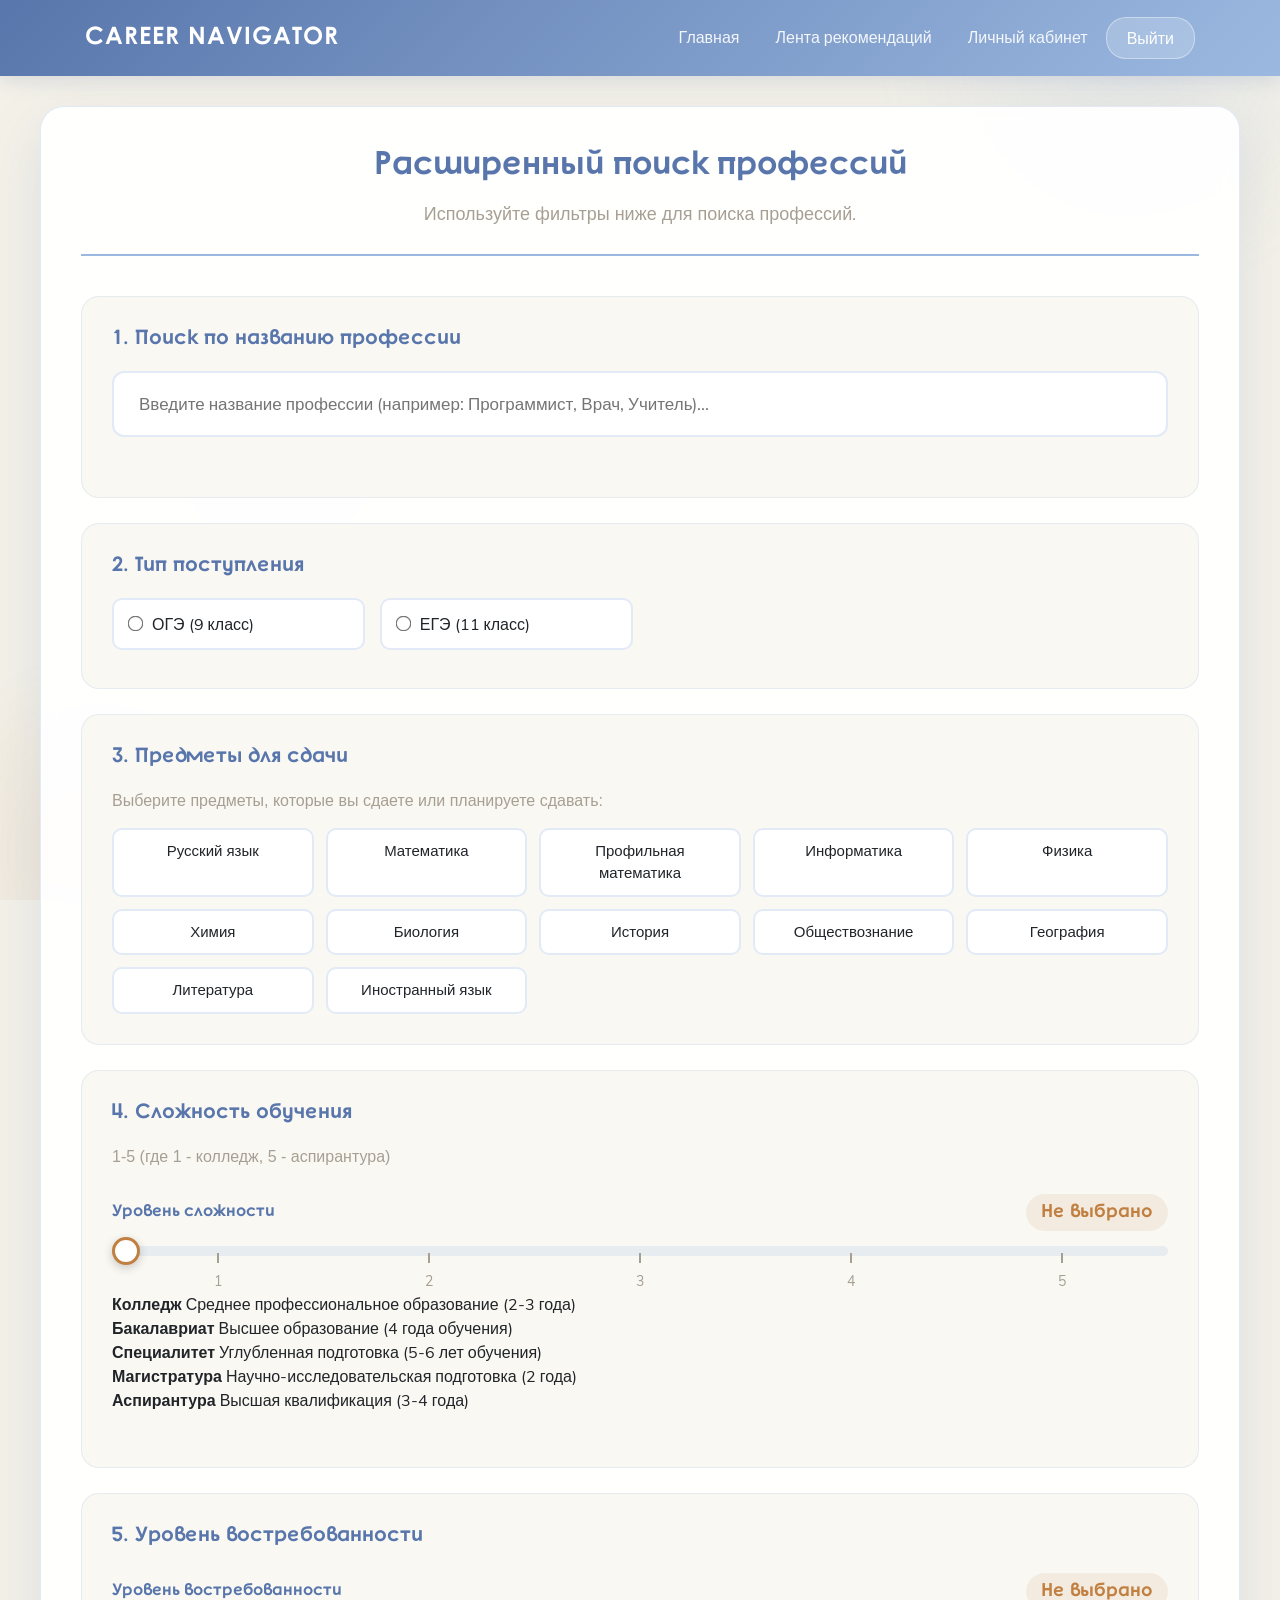
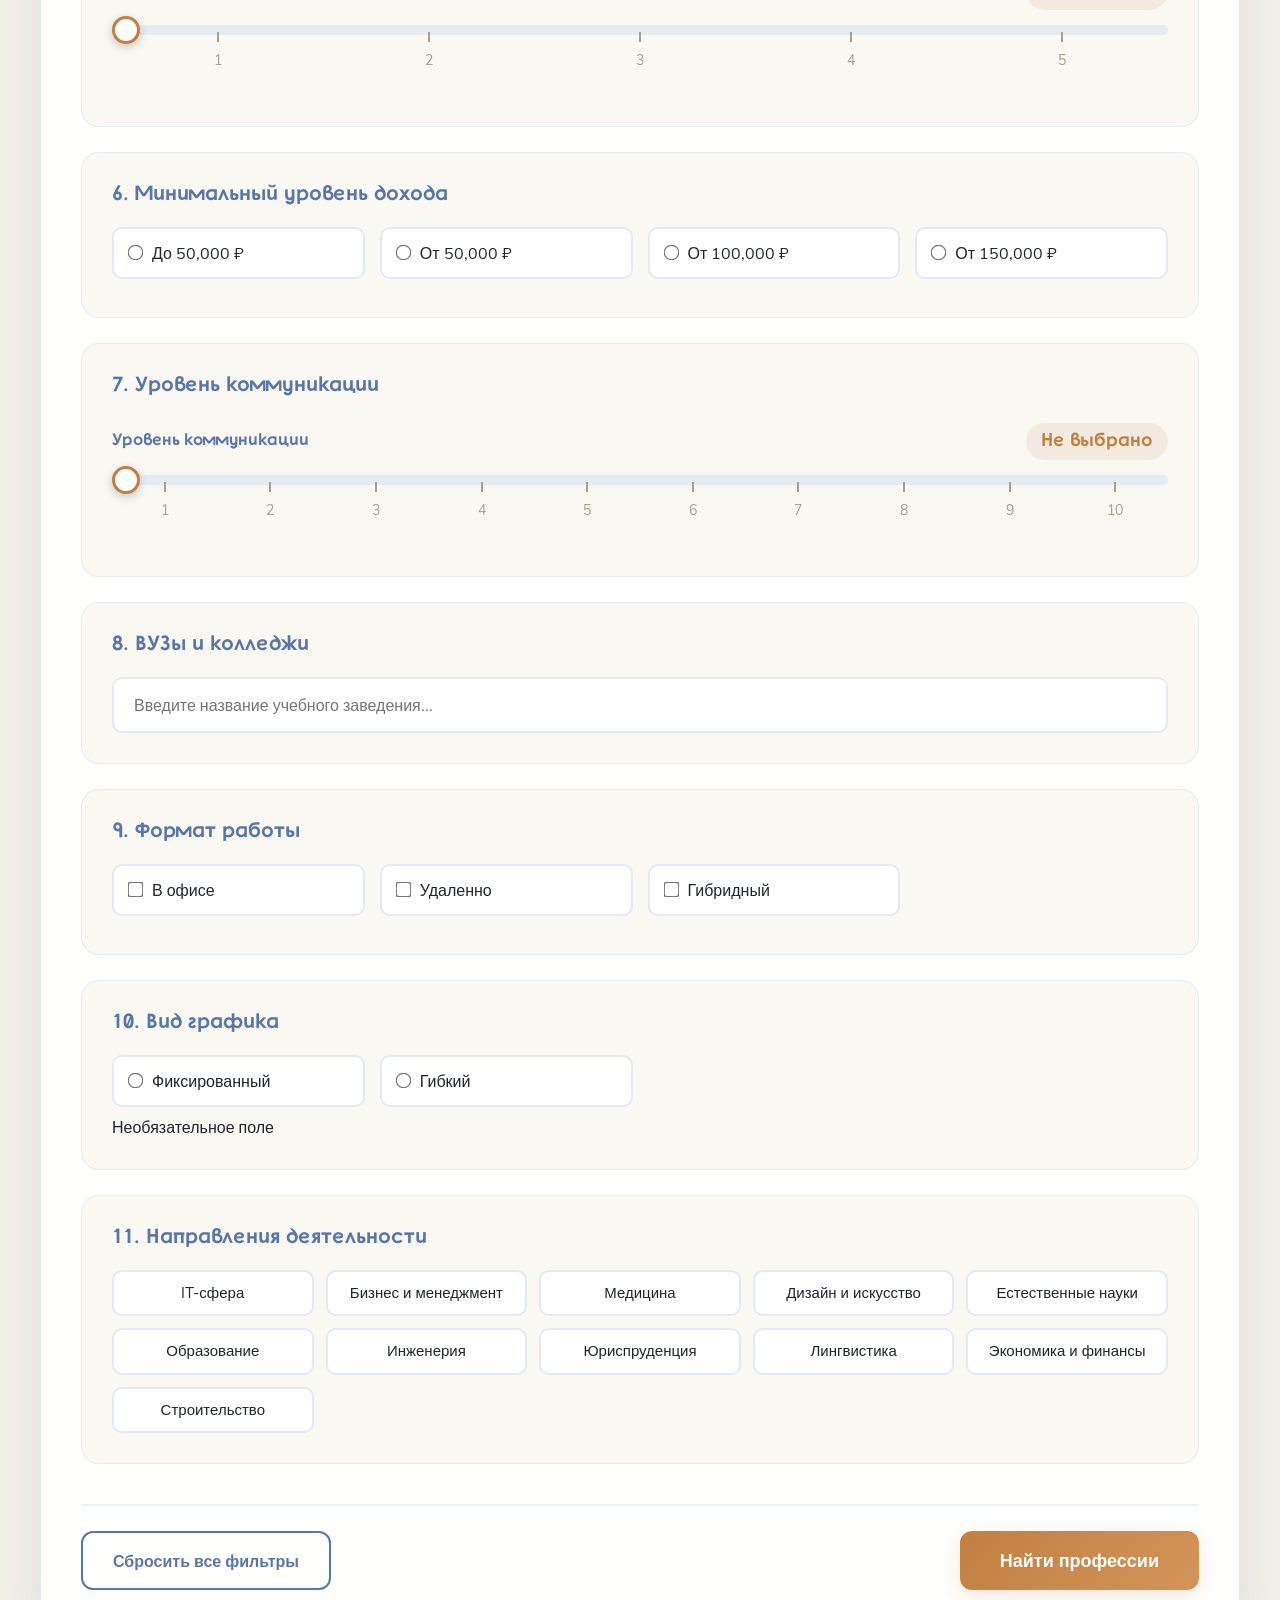
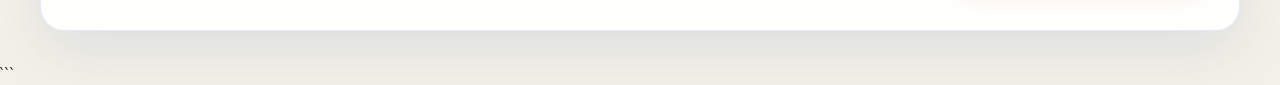
<file: index.html>
<!DOCTYPE html>
<html lang="ru">
<head>
    <meta charset="UTF-8">
    <meta name="viewport" content="width=device-width, initial-scale=1.0, maximum-scale=1.0, user-scalable=yes">
    <title>Расширенный поиск профессий - Career Navigator</title>
    <link rel="stylesheet" href="https://stackpath.bootstrapcdn.com/bootstrap/4.4.1/css/bootstrap.min.css">
    <link rel="stylesheet" href="style3.css">
    <style>
        /* Адаптация для мобильных устройств — блок сложности обучения */
@media (max-width: 768px) {
    .difficulty-labels {
        display: flex !important;
        flex-direction: column !important;
        gap: 10px !important;
        margin-top: 20px !important;
        width: 100% !important;
    }

    .difficulty-label {
        width: 100% !important;
        margin: 0 !important;
        padding: 12px 15px !important;
        background: rgba(255, 255, 255, 0.9) !important;
        border: 1px solid rgba(155, 185, 224, 0.3) !important;
        border-radius: 12px !important;
        box-sizing: border-box !important;
        text-align: left !important;
    }

    /* Если подписи были в ряд, убираем лишние отступы */
    .difficulty-labels > * {
        flex: none !important;
        width: 100% !important;
        margin-left: 0 !important;
        margin-right: 0 !important;
    }
}
        @media (max-width: 768px) {
            .difficulty-labels {
                display: flex;
                flex-direction: column;
                gap: 8px;
                margin-top: 15px;
            }
            .difficulty-label {
                background: rgba(255,255,255,0.8);
                border: 1px solid rgba(155, 185, 224, 0.3);
                border-radius: 12px;
                padding: 12px 15px;
                cursor: pointer;
                transition: all 0.2s;
                font-size: 15px;
                line-height: 1.4;
                width: 100%;
                box-sizing: border-box;
            }
            .difficulty-label.active {
                background: rgba(155, 185, 224, 0.2);
                border-color: var(--cornflower-blue);
                box-shadow: 0 2px 8px rgba(89,118,172,0.2);
            }
            .difficulty-label strong {
                color: var(--cornflower-blue);
                display: block;
                margin-bottom: 4px;
                font-size: 16px;
            }
            .difficulty-label br {
                display: none;
            }
            /* Компактное описание */
            .difficulty-label span {
                color: var(--shadowed-lace);
                font-size: 14px;
            }
            /* Подписи под шкалой (цифры) оставляем */
            .career-scale-marks {
                display: flex;
                justify-content: space-between;
                padding: 0 5px;
                margin-top: 5px;
            }
        }

        /* Остальные стили (не трогаем) */
        .career-search-container { /* ваш существующий контейнер */ }
    </style>
</head>
<body class="career-body">
    <!-- Навигация -->
    <nav class="navbar navbar-expand-lg career-navbar">
        <div class="container">
            <a class="navbar-brand career-navbar-brand" href="index.html">Career Navigator</a>
            <button class="navbar-toggler" type="button" data-toggle="collapse" data-target="#navbarNav">
                <span>☰</span>
            </button>
            <div class="collapse navbar-collapse" id="navbarNav">
                <ul class="navbar-nav ml-auto">
                    <li class="nav-item">
                        <a class="nav-link career-nav-link" href="index.html">Главная</a>
                    </li>
                    <li class="nav-item">
                        <a class="nav-link career-nav-link" href="recommendations.html"><i></i>Лента рекомендаций</a>
                    </li>
                    <li class="nav-item">
                        <a class="nav-link career-nav-link" href="lk.html">Личный кабинет</a>
                    </li>
                    <li class="nav-item">
                        <a class="btn career-logout-btn" href="login.html">Выйти</a>
                    </li>
                </ul>
            </div>
        </div>
    </nav>

    <!-- Фоновые круги -->
    <div class="career-bg-circles">
        <div class="career-circle-1"></div>
        <div class="career-circle-2"></div>
        <div class="career-circle-3"></div>
        <div class="career-circle-4"></div>
    </div>

    <!-- Основной контейнер поиска -->
    <div class="career-search-container">
        <!-- Шапка поиска -->
        <div class="career-search-header">
            <h1 class="career-search-title">Расширенный поиск профессий</h1>
            <p class="career-search-subtitle">Используйте фильтры ниже для поиска профессий.</p>
        </div>

        <!-- Форма поиска -->
        <form id="careerSearchForm">
            <!-- 1. Поиск по названию профессии -->
            <div class="career-filter-section">
                <h3 class="career-filter-title">1. Поиск по названию профессии</h3>
                <div class="career-search-name">
                    <input type="text"
                           class="career-search-input"
                           name="profession_name"
                           id="professionName"
                           placeholder="Введите название профессии (например: Программист, Врач, Учитель)...">
                </div>
            </div>

            <!-- 2. Тип поступления -->
            <div class="career-filter-section">
                <h3 class="career-filter-title">2. Тип поступления</h3>
                <div class="career-options-grid">
                    <label class="career-option-label">
                        <input type="radio" name="admission_type" value="ОГЭ"> ОГЭ (9 класс)
                    </label>
                    <label class="career-option-label">
                        <input type="radio" name="admission_type" value="ЕГЭ"> ЕГЭ (11 класс)
                    </label>
                </div>
            </div>

            <!-- 3. Предметы для сдачи -->
            <div class="career-filter-section">
                <h3 class="career-filter-title">3. Предметы для сдачи</h3>
                <p style="color: var(--shadowed-lace); margin-bottom: 15px; font-family: 'Soyuz Grotesk', sans-serif;">Выберите предметы, которые вы сдаете или планируете сдавать:</p>
                <div class="career-subjects-grid">
                    <div class="career-subject-tag" data-subject="Русский язык">Русский язык</div>
                    <div class="career-subject-tag" data-subject="Математика">Математика</div>
                    <div class="career-subject-tag" data-subject="Профильная математика">Профильная математика</div>
                    <div class="career-subject-tag" data-subject="Информатика">Информатика</div>
                    <div class="career-subject-tag" data-subject="Физика">Физика</div>
                    <div class="career-subject-tag" data-subject="Химия">Химия</div>
                    <div class="career-subject-tag" data-subject="Биология">Биология</div>
                    <div class="career-subject-tag" data-subject="История">История</div>
                    <div class="career-subject-tag" data-subject="Обществознание">Обществознание</div>
                    <div class="career-subject-tag" data-subject="География">География</div>
                    <div class="career-subject-tag" data-subject="Литература">Литература</div>
                    <div class="career-subject-tag" data-subject="Иностранный язык">Иностранный язык</div>
                </div>
            </div>

            <!-- 4. Сложность обучения (адаптировано для мобильных) -->
            <div class="career-filter-section">
                <h3 class="career-filter-title">4. Сложность обучения</h3>
                <p style="color: var(--shadowed-lace); margin-bottom: 10px; font-family: 'Soyuz Grotesk', sans-serif;">
                    1-5 (где 1 - колледж, 5 - аспирантура)
                </p>

                <div class="career-scale-container">
                    <div class="career-scale-header">
                        <div class="career-scale-label">Уровень сложности</div>
                        <div class="career-scale-value" id="difficultyValueDisplay">Не выбрано</div>
                    </div>
                    <div class="career-scale-track" id="difficultyTrack">
                        <div class="career-scale-fill" id="difficultyFill" style="width: 0%"></div>
                        <div class="career-scale-thumb" id="difficultyThumb" style="left: 0%"></div>
                    </div>
                    <div class="career-scale-marks">
                        <div class="career-scale-mark" data-value="1">1</div>
                        <div class="career-scale-mark" data-value="2">2</div>
                        <div class="career-scale-mark" data-value="3">3</div>
                        <div class="career-scale-mark" data-value="4">4</div>
                        <div class="career-scale-mark" data-value="5">5</div>
                    </div>

                    <!-- Адаптированные под мобильные подписи уровней сложности (как кнопки/слоты) -->
                    <div class="difficulty-labels">
                        <div class="difficulty-label" data-level="1">
                            <strong>Колледж</strong>
                            <span>Среднее профессиональное образование (2-3 года)</span>
                        </div>
                        <div class="difficulty-label" data-level="2">
                            <strong>Бакалавриат</strong>
                            <span>Высшее образование (4 года обучения)</span>
                        </div>
                        <div class="difficulty-label" data-level="3">
                            <strong>Специалитет</strong>
                            <span>Углубленная подготовка (5-6 лет обучения)</span>
                        </div>
                        <div class="difficulty-label" data-level="4">
                            <strong>Магистратура</strong>
                            <span>Научно-исследовательская подготовка (2 года)</span>
                        </div>
                        <div class="difficulty-label" data-level="5">
                            <strong>Аспирантура</strong>
                            <span>Высшая квалификация (3-4 года)</span>
                        </div>
                    </div>
                    <input type="hidden" name="difficulty" id="difficultyValue" value="">
                </div>
            </div>

            <!-- 5. Уровень востребованности -->
            <div class="career-filter-section">
                <h3 class="career-filter-title">5. Уровень востребованности</h3>
                <div class="career-scale-container">
                    <div class="career-scale-header">
                        <div class="career-scale-label">Уровень востребованности</div>
                        <div class="career-scale-value" id="demandValueDisplay">Не выбрано</div>
                    </div>
                    <div class="career-scale-track" id="demandTrack">
                        <div class="career-scale-fill" id="demandFill" style="width: 0%"></div>
                        <div class="career-scale-thumb" id="demandThumb" style="left: 0%"></div>
                    </div>
                    <div class="career-scale-marks">
                        <div class="career-scale-mark" data-value="1">1</div>
                        <div class="career-scale-mark" data-value="2">2</div>
                        <div class="career-scale-mark" data-value="3">3</div>
                        <div class="career-scale-mark" data-value="4">4</div>
                        <div class="career-scale-mark" data-value="5">5</div>
                    </div>
                    <input type="hidden" name="demand" id="demandValue" value="">
                </div>
            </div>

            <!-- 6. Минимальный уровень дохода -->
            <div class="career-filter-section">
                <h3 class="career-filter-title">6. Минимальный уровень дохода</h3>
                <div class="career-options-grid">
                    <label class="career-option-label">
                        <input type="radio" name="salary" value="0-50000"> До 50,000 ₽
                    </label>
                    <label class="career-option-label">
                        <input type="radio" name="salary" value="50000-100000"> От 50,000 ₽
                    </label>
                    <label class="career-option-label">
                        <input type="radio" name="salary" value="100000-150000"> От 100,000 ₽
                    </label>
                    <label class="career-option-label">
                        <input type="radio" name="salary" value="150000"> От 150,000 ₽
                    </label>
                </div>
            </div>

            <!-- 7. Уровень коммуникации -->
            <div class="career-filter-section">
                <h3 class="career-filter-title">7. Уровень коммуникации</h3>
                <div class="career-scale-container career-scale-10">
                    <div class="career-scale-header">
                        <div class="career-scale-label">Уровень коммуникации</div>
                        <div class="career-scale-value" id="communicationValueDisplay">Не выбрано</div>
                    </div>
                    <div class="career-scale-track" id="communicationTrack">
                        <div class="career-scale-fill" id="communicationFill" style="width: 0%"></div>
                        <div class="career-scale-thumb" id="communicationThumb" style="left: 0%"></div>
                    </div>
                    <div class="career-scale-marks">
                        <div class="career-scale-mark" data-value="1">1</div>
                        <div class="career-scale-mark" data-value="2">2</div>
                        <div class="career-scale-mark" data-value="3">3</div>
                        <div class="career-scale-mark" data-value="4">4</div>
                        <div class="career-scale-mark" data-value="5">5</div>
                        <div class="career-scale-mark" data-value="6">6</div>
                        <div class="career-scale-mark" data-value="7">7</div>
                        <div class="career-scale-mark" data-value="8">8</div>
                        <div class="career-scale-mark" data-value="9">9</div>
                        <div class="career-scale-mark" data-value="10">10</div>
                    </div>
                    <input type="hidden" name="communication" id="communicationValue" value="">
                </div>
            </div>

            <!-- 8. ВУЗы и колледжи -->
            <div class="career-filter-section">
                <h3 class="career-filter-title">8. ВУЗы и колледжи</h3>
                <div class="career-input-group">
                    <input type="text" id="institutionSearch" name="institution_search" placeholder="Введите название учебного заведения...">
                </div>
            </div>

            <!-- 9. Формат работы -->
            <div class="career-filter-section">
                <h3 class="career-filter-title">9. Формат работы</h3>
                <div class="career-options-grid">
                    <label class="career-option-label">
                        <input type="checkbox" name="work_format[]" value="Офис"> В офисе
                    </label>
                    <label class="career-option-label">
                        <input type="checkbox" name="work_format[]" value="Удаленно"> Удаленно
                    </label>
                    <label class="career-option-label">
                        <input type="checkbox" name="work_format[]" value="Гибридный"> Гибридный
                    </label>
                </div>
            </div>

            <!-- 10. Вид графика -->
            <div class="career-filter-section">
                <h3 class="career-filter-title">10. Вид графика</h3>
                <div class="career-options-grid">
                    <label class="career-option-label">
                        <input type="radio" name="schedule" value="Фиксированный"> Фиксированный
                    </label>
                    <label class="career-option-label">
                        <input type="radio" name="schedule" value="Гибкий"> Гибкий
                    </label>
                </div>
                <div class="optional-note">Необязательное поле</div>
            </div>

            <!-- 11. Направления деятельности -->
            <div class="career-filter-section">
                <h3 class="career-filter-title">11. Направления деятельности</h3>
                <div class="career-subjects-grid">
                    <div class="career-subject-tag" data-direction="IT-сфера">IT-сфера</div>
                    <div class="career-subject-tag" data-direction="Бизнес и менеджмент">Бизнес и менеджмент</div>
                    <div class="career-subject-tag" data-direction="Медицина">Медицина</div>
                    <div class="career-subject-tag" data-direction="Дизайн и искусство">Дизайн и искусство</div>
                    <div class="career-subject-tag" data-direction="Естественные науки">Естественные науки</div>
                    <div class="career-subject-tag" data-direction="Образование">Образование</div>
                    <div class="career-subject-tag" data-direction="Инженерия">Инженерия</div>
                    <div class="career-subject-tag" data-direction="Юриспруденция">Юриспруденция</div>
                    <div class="career-subject-tag" data-direction="Лингвистика">Лингвистика</div>
                    <div class="career-subject-tag" data-direction="Экономика и финансы">Экономика и финансы</div>
                    <div class="career-subject-tag" data-direction="Строительство">Строительство</div>
                </div>
            </div>

            <!-- Кнопки управления -->
            <div class="career-search-controls">
                <button type="button" class="career-btn-reset" id="resetFilters">Сбросить все фильтры</button>
                <button type="submit" class="career-btn-search">Найти профессии</button>
            </div>
        </form>
    </div>

    <!-- JavaScript (без изменений логики, кроме адаптации для сенсорных экранов, но трогаем только блок сложности) -->
    <script>
        document.addEventListener('DOMContentLoaded', function() {
            let selectedSubjects = [];
            let selectedDirections = [];

            // Предметы
            const subjectTags = document.querySelectorAll('.career-subject-tag[data-subject]');
            subjectTags.forEach(tag => {
                tag.addEventListener('click', function() {
                    this.classList.toggle('selected');
                    selectedSubjects = Array.from(document.querySelectorAll('.career-subject-tag[data-subject].selected'))
                        .map(tag => tag.getAttribute('data-subject'));
                });
            });

            // Направления
            const directionTags = document.querySelectorAll('.career-subject-tag[data-direction]');
            directionTags.forEach(tag => {
                tag.addEventListener('click', function() {
                    this.classList.toggle('selected');
                    selectedDirections = Array.from(document.querySelectorAll('.career-subject-tag[data-direction].selected'))
                        .map(tag => tag.getAttribute('data-direction'));
                });
            });

            // Опции (radio/checkbox) стилизация
            const optionLabels = document.querySelectorAll('.career-option-label');
            optionLabels.forEach(label => {
                const input = label.querySelector('input[type="checkbox"], input[type="radio"]');
                if (input) {
                    input.addEventListener('change', function() {
                        if (this.type === 'radio') {
                            const groupName = this.name;
                            document.querySelectorAll(`input[name="${groupName}"]`).forEach(radio => {
                                radio.parentElement.classList.remove('selected');
                            });
                        }
                        if (this.checked) {
                            label.classList.add('selected');
                        } else {
                            label.classList.remove('selected');
                        }
                    });
                }
            });

            // Универсальная функция для шкал (без изменений)
            function setupScale(scaleId, minValue, maxValue) {
                const track = document.getElementById(`${scaleId}Track`);
                const thumb = document.getElementById(`${scaleId}Thumb`);
                const fill = document.getElementById(`${scaleId}Fill`);
                const valueDisplay = document.getElementById(`${scaleId}ValueDisplay`);
                const valueInput = document.getElementById(`${scaleId}Value`);

                if (!track || !thumb || !fill || !valueDisplay || !valueInput) return;

                // Начальное значение
                updateScalePosition(scaleId, '', minValue, maxValue);

                let isDragging = false;

                function updateScalePosition(id, value, min, max) {
                    if (value === '') {
                        document.getElementById(`${id}Thumb`).style.left = '0%';
                        document.getElementById(`${id}Fill`).style.width = '0%';
                        document.getElementById(`${id}ValueDisplay`).textContent = 'Не выбрано';
                        document.getElementById(`${id}Value`).value = '';
                        if (id === 'difficulty') {
                            document.querySelectorAll('.difficulty-label').forEach(label => {
                                label.classList.remove('active');
                            });
                        }
                        return;
                    }
                    const percentage = ((value - min) / (max - min)) * 100;
                    const thumbPosition = Math.max(0, Math.min(percentage, 100));
                    document.getElementById(`${id}Thumb`).style.left = `${thumbPosition}%`;
                    document.getElementById(`${id}Fill`).style.width = `${thumbPosition}%`;
                    document.getElementById(`${id}ValueDisplay`).textContent = value;
                    document.getElementById(`${id}Value`).value = value;

                    if (id === 'difficulty') {
                        document.querySelectorAll('.difficulty-label').forEach(label => {
                            label.classList.remove('active');
                            const level = parseInt(label.getAttribute('data-level'));
                            if (level === parseInt(value)) {
                                label.classList.add('active');
                            }
                        });
                    }
                }

                function calculateValue(clientX) {
                    const rect = track.getBoundingClientRect();
                    let x = clientX - rect.left;
                    x = Math.max(0, Math.min(x, rect.width));
                    const segmentWidth = rect.width / (maxValue - minValue + 1);
                    const segmentIndex = Math.floor((x + segmentWidth / 2) / segmentWidth);
                    let value = minValue + segmentIndex;
                    value = Math.max(minValue, Math.min(value, maxValue));
                    return value;
                }

                // Клик по меткам
                const marks = document.querySelectorAll(`#${scaleId}Track .career-scale-mark`);
                marks.forEach(mark => {
                    mark.addEventListener('click', function(e) {
                        e.stopPropagation();
                        const value = parseInt(this.getAttribute('data-value'));
                        if (!isNaN(value)) updateScalePosition(scaleId, value, minValue, maxValue);
                    });
                });

                // Клик по треку
                track.addEventListener('click', function(e) {
                    const clientX = e.type.includes('touch') ? e.touches[0].clientX : e.clientX;
                    const value = calculateValue(clientX);
                    updateScalePosition(scaleId, value, minValue, maxValue);
                });

                // Двойной клик - сброс
                track.addEventListener('dblclick', function(e) {
                    e.stopPropagation();
                    updateScalePosition(scaleId, '', minValue, maxValue);
                });

                // Перетаскивание
                thumb.addEventListener('mousedown', function(e) {
                    e.preventDefault();
                    isDragging = true;
                    document.addEventListener('mousemove', onMouseMove);
                    document.addEventListener('mouseup', onMouseUp);
                });
                thumb.addEventListener('touchstart', function(e) {
                    e.preventDefault();
                    isDragging = true;
                    document.addEventListener('touchmove', onTouchMove);
                    document.addEventListener('touchend', onTouchEnd);
                });

                function onMouseMove(e) {
                    if (!isDragging) return;
                    const value = calculateValue(e.clientX);
                    updateScalePosition(scaleId, value, minValue, maxValue);
                }
                function onTouchMove(e) {
                    if (!isDragging) return;
                    const clientX = e.touches[0].clientX;
                    const value = calculateValue(clientX);
                    updateScalePosition(scaleId, value, minValue, maxValue);
                }
                function onMouseUp() {
                    isDragging = false;
                    document.removeEventListener('mousemove', onMouseMove);
                    document.removeEventListener('mouseup', onMouseUp);
                }
                function onTouchEnd() {
                    isDragging = false;
                    document.removeEventListener('touchmove', onTouchMove);
                    document.removeEventListener('touchend', onTouchEnd);
                }
                thumb.addEventListener('dragstart', (e) => e.preventDefault());
            }

            // Настройка шкал
            setupScale('difficulty', 1, 5);
            setupScale('demand', 1, 5);
            setupScale('communication', 1, 10);

            // Добавляем обработчики на адаптированные подписи сложности (как слоты)
            document.querySelectorAll('.difficulty-label').forEach(label => {
                label.addEventListener('click', function() {
                    const level = this.getAttribute('data-level');
                    if (level) {
                        const value = parseInt(level);
                        // Обновляем шкалу difficulty программно
                        const scaleId = 'difficulty';
                        const min = 1, max = 5;
                        const thumb = document.getElementById(`${scaleId}Thumb`);
                        const fill = document.getElementById(`${scaleId}Fill`);
                        const valueDisplay = document.getElementById(`${scaleId}ValueDisplay`);
                        const valueInput = document.getElementById(`${scaleId}Value`);

                        const percentage = ((value - min) / (max - min)) * 100;
                        thumb.style.left = `${percentage}%`;
                        fill.style.width = `${percentage}%`;
                        valueDisplay.textContent = value;
                        valueInput.value = value;

                        // Активируем нужную подпись
                        document.querySelectorAll('.difficulty-label').forEach(l => l.classList.remove('active'));
                        this.classList.add('active');
                    }
                });
            });

            // Сбор данных формы
            function collectSearchData() {
                const query = document.getElementById('professionName').value.trim() || undefined;
                let admission_type = document.querySelector('input[name="admission_type"]:checked')?.value || undefined;
                const subjects = selectedSubjects.length > 0 ? selectedSubjects : undefined;
                const directions = selectedDirections.length > 0 ? selectedDirections : undefined;
                const work_formats = Array.from(document.querySelectorAll('input[name="work_format[]"]:checked')).map(cb => cb.value);
                const work_formats_filter = work_formats.length > 0 ? work_formats : undefined;
                let schedules = undefined;
                const schedule_radio = document.querySelector('input[name="schedule"]:checked');
                if (schedule_radio) schedules = [schedule_radio.value];

                let difficulty_level = undefined;
                const difficultyValue = document.getElementById('difficultyValue').value;
                if (difficultyValue) {
                    const difficultyMap = { '1':'Колледж', '2':'Бакалавриат', '3':'Специалитет', '4':'Магистратура', '5':'Аспирантура' };
                    difficulty_level = difficultyMap[difficultyValue];
                }

                const institution_query = document.getElementById('institutionSearch').value.trim() || undefined;
                let demand_min = undefined;
                const demandValue = document.getElementById('demandValue').value;
                if (demandValue) demand_min = parseInt(demandValue);

                let salary_min = undefined;
                const salary_radio = document.querySelector('input[name="salary"]:checked');
                if (salary_radio) salary_min = parseInt(salary_radio.value);

                let communication_min = undefined;
                const communicationValue = document.getElementById('communicationValue').value;
                if (communicationValue) communication_min = parseInt(communicationValue);

                const filters = {};
                if (query) filters.query = query;
                if (admission_type) filters.admission_type = admission_type;
                if (subjects) filters.subjects = subjects;
                if (directions) filters.directions = directions;
                if (work_formats_filter) filters.work_formats = work_formats_filter;
                if (schedules) filters.schedules = schedules;
                if (difficulty_level) filters.difficulty_level = difficulty_level;
                if (institution_query) filters.institution_query = institution_query;
                if (demand_min !== undefined) filters.demand_min = demand_min;
                if (salary_min !== undefined) filters.salary_min = salary_min;
                if (communication_min !== undefined) filters.communication_min = communication_min;

                return filters;
            }

            // Отправка формы (демо-режим)
            document.getElementById('careerSearchForm').addEventListener('submit', async function(e) {
                e.preventDefault();
                showLoadingIndicator();

                try {
                    const searchData = collectSearchData();
                    console.log('Фильтры:', searchData);

                    if (Object.keys(searchData).length === 0) {
                        hideLoadingIndicator();
                        alert('Пожалуйста, выберите хотя бы один критерий для поиска!');
                        return;
                    }

                    setTimeout(() => {
                        const demoResults = [
                            { id:1, name:"Веб-разработчик", admission_type:"ЕГЭ", difficulty_level:"бакалавриат", demand_level:5, communication_level:4 },
                            { id:2, name:"Психолог", admission_type:"ЕГЭ", difficulty_level:"магистратура", demand_level:4, communication_level:9 },
                            { id:3, name:"Инженер-конструктор", admission_type:"ЕГЭ", difficulty_level:"специалитет", demand_level:5, communication_level:3 }
                        ];

                        let filteredResults = demoResults;
                        if (searchData.query) {
                            filteredResults = filteredResults.filter(p => p.name.toLowerCase().includes(searchData.query.toLowerCase()));
                        }
                        if (searchData.admission_type) {
                            filteredResults = filteredResults.filter(p => p.admission_type === searchData.admission_type);
                        }
                        if (searchData.difficulty_level) {
                            filteredResults = filteredResults.filter(p => p.difficulty_level === searchData.difficulty_level.toLowerCase());
                        }
                        if (searchData.demand_min) {
                            filteredResults = filteredResults.filter(p => (p.demand_level || 0) >= searchData.demand_min);
                        }
                        if (searchData.communication_min) {
                            filteredResults = filteredResults.filter(p => (p.communication_level || 0) >= searchData.communication_min);
                        }

                        hideLoadingIndicator();

                        if (filteredResults.length === 0) {
                            alert('По вашему запросу ничего не найдено. Попробуйте изменить критерии поиска.');
                            return;
                        }

                        localStorage.setItem('lastSearchResults', JSON.stringify(filteredResults));
                        window.location.href = 'search_results.html';
                    }, 1500);
                } catch (error) {
                    hideLoadingIndicator();
                    alert(`Ошибка при поиске: ${error.message}`);
                }
            });

            function showLoadingIndicator() {
                const overlay = document.createElement('div');
                overlay.className = 'loading-overlay';
                overlay.id = 'loadingOverlay';
                overlay.innerHTML = `
                    <div class="loading-spinner"></div>
                    <h3 style="color: var(--cornflower-blue); margin-bottom: 10px; font-family: 'Soyuz Grotesk', sans-serif;">
                        Ищем подходящие профессии...
                    </h3>
                `;
                document.body.appendChild(overlay);
            }

            function hideLoadingIndicator() {
                const overlay = document.getElementById('loadingOverlay');
                if (overlay) overlay.remove();
            }

            // Сброс фильтров
            document.getElementById('resetFilters').addEventListener('click', function() {
                document.querySelectorAll('input[type="checkbox"]').forEach(cb => { cb.checked = false; cb.parentElement.classList.remove('selected'); });
                document.querySelectorAll('input[type="radio"]').forEach(radio => { radio.checked = false; radio.parentElement.classList.remove('selected'); });
                document.querySelectorAll('.career-subject-tag').forEach(tag => tag.classList.remove('selected'));
                document.getElementById('professionName').value = '';
                document.getElementById('institutionSearch').value = '';
                selectedSubjects = [];
                selectedDirections = [];

                ['difficulty','demand','communication'].forEach(id => {
                    const el = document.getElementById(id+'Value');
                    if (el) el.value = '';
                    const disp = document.getElementById(id+'ValueDisplay');
                    if (disp) disp.textContent = 'Не выбрано';
                    const thumb = document.getElementById(id+'Thumb');
                    if (thumb) thumb.style.left = '0%';
                    const fill = document.getElementById(id+'Fill');
                    if (fill) fill.style.width = '0%';
                });

                document.querySelectorAll('.difficulty-label').forEach(l => l.classList.remove('active'));
                alert('Все фильтры сброшены!');
            });
        });
    </script>
</body>
</html>
```
</file>
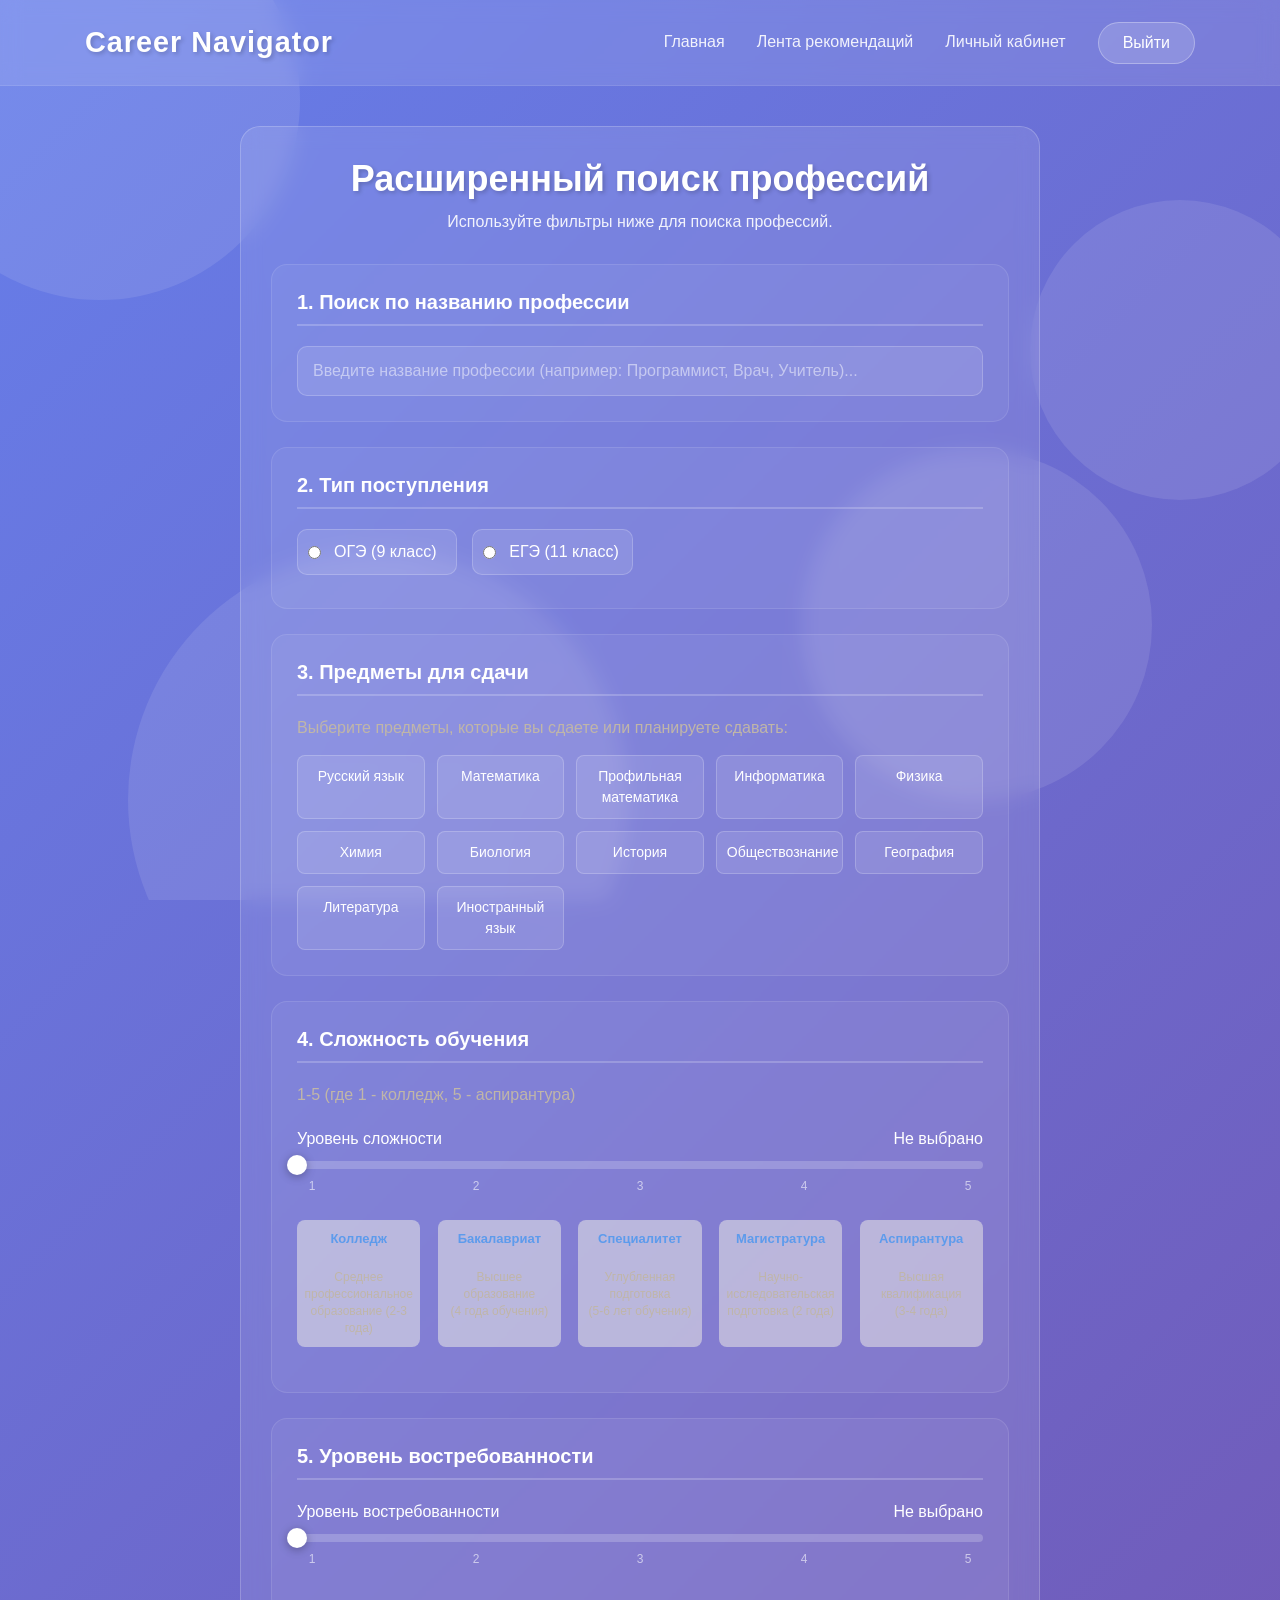
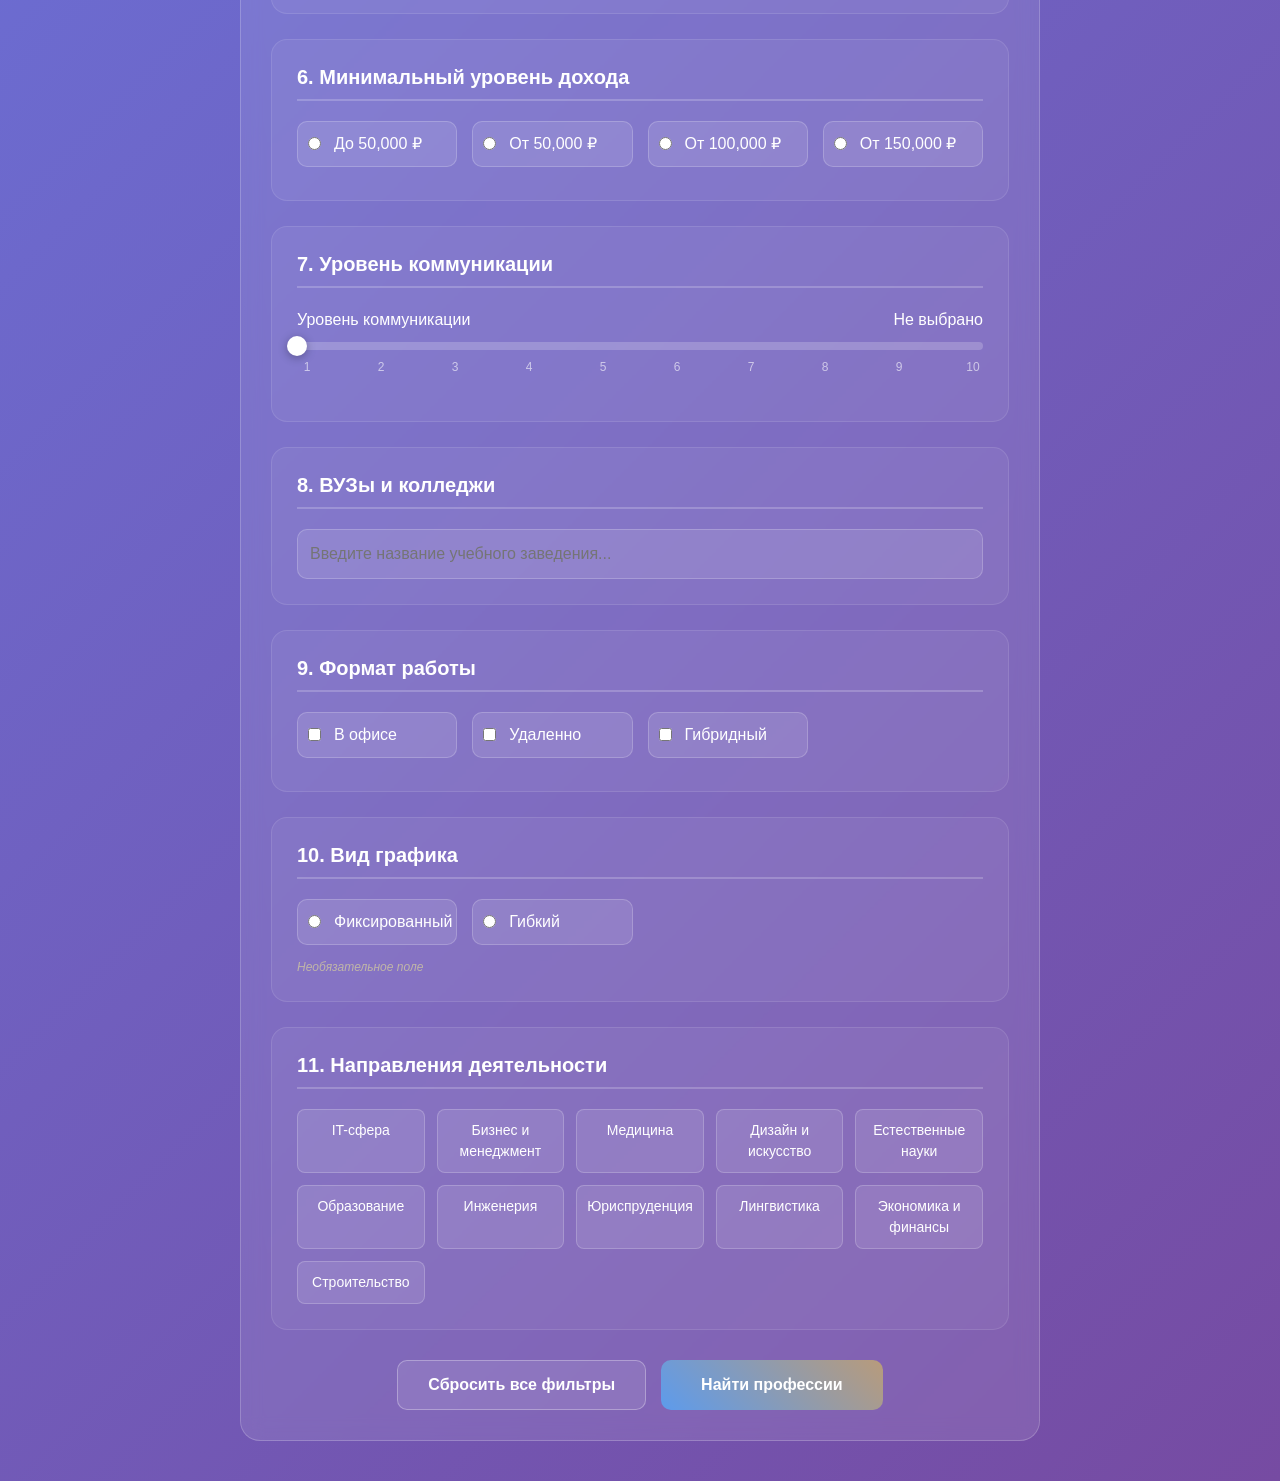
<file: search 2.html>
<!DOCTYPE html>
<html lang="ru">
<head>
    <meta charset="UTF-8">
    <title>Расширенный поиск профессий - Career Navigator</title>
    <link rel="stylesheet" href="https://stackpath.bootstrapcdn.com/bootstrap/4.4.1/css/bootstrap.min.css">
    <!-- Ссылка на статический CSS заменена на комментарий -->
    <!-- <link rel="stylesheet" href="static/style3.css"> -->
    <style>
        /* Базовые стили из предполагаемого файла style3.css */
        :root {
            --cornflower-blue: #5D9BEC;
            --coffee-crema: #B89B7B;
            --shadowed-lace: #C0B6A8;
            --soft-sky-blue: #9BB9E0;
        }
        .career-body {
            background: linear-gradient(135deg, #667eea 0%, #764ba2 100%);
            min-height: 100vh;
            font-family: -apple-system, BlinkMacSystemFont, 'Segoe UI', Roboto, Oxygen, Ubuntu, sans-serif;
            margin: 0;
            padding: 0;
            position: relative;
            overflow-x: hidden;
        }
        .career-navbar {
            background: rgba(255, 255, 255, 0.1);
            backdrop-filter: blur(10px);
            border-bottom: 1px solid rgba(255, 255, 255, 0.1);
            padding: 1rem 0;
            position: relative;
            z-index: 10;
        }
        .career-navbar-brand {
            color: white !important;
            font-size: 1.8rem;
            font-weight: bold;
            letter-spacing: 1px;
            text-shadow: 2px 2px 4px rgba(0,0,0,0.2);
        }
        .career-nav-link {
            color: rgba(255,255,255,0.9) !important;
            font-weight: 500;
            margin: 0 0.5rem;
            transition: color 0.3s ease;
            position: relative;
        }
        .career-nav-link:hover {
            color: white !important;
        }
        .career-nav-link::after {
            content: '';
            position: absolute;
            bottom: 0;
            left: 50%;
            transform: translateX(-50%);
            width: 0;
            height: 2px;
            background: white;
            transition: width 0.3s ease;
        }
        .career-nav-link:hover::after {
            width: 80%;
        }
        .career-logout-btn {
            background: rgba(255, 255, 255, 0.15);
            border: 1px solid rgba(255, 255, 255, 0.3);
            color: white !important;
            padding: 0.5rem 1.5rem;
            border-radius: 50px;
            font-weight: 500;
            transition: all 0.3s ease;
            margin-left: 1rem;
        }
        .career-logout-btn:hover {
            background: rgba(255, 255, 255, 0.25);
            border-color: rgba(255, 255, 255, 0.5);
            transform: translateY(-2px);
            box-shadow: 0 5px 15px rgba(0,0,0,0.2);
        }
        .career-bg-circles {
            position: fixed;
            top: 0;
            left: 0;
            width: 100%;
            height: 100%;
            overflow: hidden;
            z-index: 1;
        }
        .career-circle-1, .career-circle-2, .career-circle-3, .career-circle-4 {
            position: absolute;
            border-radius: 50%;
            background: rgba(255, 255, 255, 0.1);
            animation: float 20s infinite;
        }
        .career-circle-1 {
            width: 400px;
            height: 400px;
            top: -100px;
            left: -100px;
            animation-delay: 0s;
        }
        .career-circle-2 {
            width: 300px;
            height: 300px;
            top: 200px;
            right: -50px;
            animation-delay: 5s;
        }
        .career-circle-3 {
            width: 500px;
            height: 500px;
            bottom: -150px;
            left: 10%;
            animation-delay: 10s;
        }
        .career-circle-4 {
            width: 350px;
            height: 350px;
            bottom: 100px;
            right: 10%;
            animation-delay: 15s;
        }
        @keyframes float {
            0%, 100% { transform: translateY(0) rotate(0deg); }
            33% { transform: translateY(-30px) rotate(120deg); }
            66% { transform: translateY(20px) rotate(240deg); }
        }
        .career-search-container {
            max-width: 800px;
            margin: 40px auto;
            padding: 30px;
            background: rgba(255, 255, 255, 0.1);
            backdrop-filter: blur(10px);
            border-radius: 20px;
            border: 1px solid rgba(255, 255, 255, 0.2);
            position: relative;
            z-index: 2;
        }
        .career-search-header {
            text-align: center;
            margin-bottom: 30px;
        }
        .career-search-title {
            font-size: 36px;
            font-weight: 700;
            color: white;
            margin-bottom: 10px;
            text-shadow: 2px 2px 4px rgba(0,0,0,0.2);
        }
        .career-search-subtitle {
            font-size: 16px;
            color: rgba(255, 255, 255, 0.9);
        }
        .career-filter-section {
            background: rgba(255, 255, 255, 0.05);
            border-radius: 16px;
            padding: 25px;
            margin-bottom: 25px;
            border: 1px solid rgba(255, 255, 255, 0.1);
        }
        .career-filter-title {
            font-size: 20px;
            font-weight: 600;
            color: white;
            margin-bottom: 20px;
            padding-bottom: 10px;
            border-bottom: 2px solid rgba(255, 255, 255, 0.2);
        }
        .career-search-input {
            width: 100%;
            padding: 12px 15px;
            background: rgba(255, 255, 255, 0.1);
            border: 1px solid rgba(255, 255, 255, 0.2);
            border-radius: 10px;
            color: white;
            font-size: 16px;
        }
        .career-search-input::placeholder {
            color: rgba(255, 255, 255, 0.5);
        }
        .career-options-grid {
            display: grid;
            grid-template-columns: repeat(auto-fill, minmax(150px, 1fr));
            gap: 15px;
        }
        .career-option-label {
            display: flex;
            align-items: center;
            gap: 8px;
            padding: 10px;
            background: rgba(255, 255, 255, 0.1);
            border: 1px solid rgba(255, 255, 255, 0.2);
            border-radius: 10px;
            color: white;
            cursor: pointer;
            transition: all 0.3s;
        }
        .career-option-label:hover {
            background: rgba(255, 255, 255, 0.2);
            transform: translateY(-2px);
        }
        .career-option-label input {
            margin-right: 5px;
        }
        .career-subjects-grid {
            display: grid;
            grid-template-columns: repeat(auto-fill, minmax(120px, 1fr));
            gap: 12px;
        }
        .career-subject-tag {
            padding: 10px;
            background: rgba(255, 255, 255, 0.1);
            border: 1px solid rgba(255, 255, 255, 0.2);
            border-radius: 8px;
            color: white;
            font-size: 14px;
            text-align: center;
            cursor: pointer;
            transition: all 0.3s;
        }
        .career-subject-tag:hover {
            background: rgba(255, 255, 255, 0.2);
            transform: translateY(-2px);
        }
        .career-subject-tag.selected {
            background: rgba(155, 185, 224, 0.3);
            border-color: var(--cornflower-blue);
        }
        .career-scale-container {
            margin: 20px 0;
        }
        .career-scale-header {
            display: flex;
            justify-content: space-between;
            margin-bottom: 10px;
            color: white;
        }
        .career-scale-track {
            position: relative;
            height: 8px;
            background: rgba(255, 255, 255, 0.2);
            border-radius: 4px;
            cursor: pointer;
        }
        .career-scale-fill {
            position: absolute;
            height: 100%;
            background: var(--cornflower-blue);
            border-radius: 4px;
            pointer-events: none;
        }
        .career-scale-thumb {
            position: absolute;
            width: 20px;
            height: 20px;
            background: white;
            border-radius: 50%;
            top: 50%;
            transform: translate(-50%, -50%);
            cursor: grab;
            box-shadow: 0 2px 10px rgba(0,0,0,0.3);
            z-index: 3;
        }
        .career-scale-thumb:active {
            cursor: grabbing;
        }
        .career-scale-marks {
            display: flex;
            justify-content: space-between;
            margin-top: 8px;
            position: relative;
        }
        .career-scale-mark {
            width: 30px;
            text-align: center;
            color: rgba(255, 255, 255, 0.6);
            font-size: 12px;
            cursor: pointer;
        }
        .career-scale-mark:hover {
            color: white;
        }
        .career-scale-10 .career-scale-mark {
            width: 20px;
        }
        .career-input-group {
            width: 100%;
        }
        .career-input-group input {
            width: 100%;
            padding: 12px;
            background: rgba(255, 255, 255, 0.1);
            border: 1px solid rgba(255, 255, 255, 0.2);
            border-radius: 10px;
            color: white;
        }
        .career-search-controls {
            display: flex;
            gap: 15px;
            justify-content: center;
            margin-top: 30px;
        }
        .career-btn-reset {
            padding: 12px 30px;
            background: rgba(255, 255, 255, 0.1);
            border: 1px solid rgba(255, 255, 255, 0.3);
            border-radius: 10px;
            color: white;
            font-weight: 600;
            cursor: pointer;
            transition: all 0.3s;
        }
        .career-btn-reset:hover {
            background: rgba(255, 255, 255, 0.2);
            transform: translateY(-2px);
        }
        .career-btn-search {
            padding: 12px 40px;
            background: linear-gradient(45deg, var(--cornflower-blue), var(--coffee-crema));
            border: none;
            border-radius: 10px;
            color: white;
            font-weight: 600;
            cursor: pointer;
            transition: all 0.3s;
        }
        .career-btn-search:hover {
            transform: translateY(-2px);
            box-shadow: 0 5px 20px rgba(93, 155, 236, 0.3);
        }

        /* ТОЛЬКО УНИКАЛЬНЫЕ СТИЛИ ДЛЯ СТРАНИЦЫ ПОИСКА */
        .difficulty-labels {
            display: flex;
            justify-content: space-between;
            margin-top: 25px;
            text-align: center;
        }

        .difficulty-label {
            width: 18%;
            padding: 10px 5px;
            background: rgba(244, 241, 232, 0.5);
            border-radius: 8px;
            font-size: 12px;
            line-height: 1.4;
            color: var(--shadowed-lace);
            transition: all 0.3s;
            font-family: 'Soyuz Grotesk', sans-serif;
            cursor: pointer;
        }

        .difficulty-label strong {
            display: block;
            color: var(--cornflower-blue);
            font-size: 13px;
            margin-bottom: 4px;
        }

        .difficulty-label.active {
            background: rgba(155, 185, 224, 0.15);
            border: 1px solid var(--soft-sky-blue);
            color: var(--cornflower-blue);
            transform: translateY(-5px);
            box-shadow: 0 5px 15px rgba(89, 118, 172, 0.1);
        }

        .career-scale-mark {
            cursor: pointer;
            user-select: none;
            transition: color 0.3s;
        }

        .career-scale-mark:hover {
            color: var(--cornflower-blue);
        }

        .career-scale-mark:hover::before {
            background-color: var(--cornflower-blue);
            height: 15px;
        }

        @media (max-width: 768px) {
            .difficulty-labels {
                flex-wrap: wrap;
                gap: 10px;
            }

            .difficulty-label {
                width: calc(50% - 5px);
                font-size: 11px;
            }
        }

        @media (max-width: 480px) {
            .difficulty-label {
                width: 100%;
                margin-bottom: 10px;
            }
        }

        /* Стили для индикатора загрузки */
        .loading-overlay {
            position: fixed;
            top: 0;
            left: 0;
            width: 100%;
            height: 100%;
            background: rgba(22, 27, 38, 0.95);
            display: flex;
            flex-direction: column;
            justify-content: center;
            align-items: center;
            z-index: 9999;
        }

        .loading-spinner {
            width: 50px;
            height: 50px;
            border: 5px solid rgba(155, 185, 224, 0.3);
            border-top: 5px solid var(--cornflower-blue);
            border-radius: 50%;
            animation: spin 1s linear infinite;
            margin-bottom: 20px;
        }

        @keyframes spin {
            0% { transform: rotate(0deg); }
            100% { transform: rotate(360deg); }
        }

        /* Стили для необязательных полей */
        .optional-note {
            color: var(--shadowed-lace);
            font-size: 12px;
            margin-top: 5px;
            font-style: italic;
        }

        .career-required-field {
            display: none;
            color: #ff6b6b;
            font-size: 12px;
            margin-top: 5px;
        }
    </style>
</head>
<body class="career-body">
    <!-- Навигация -->
    <nav class="navbar navbar-expand-lg career-navbar">
        <div class="container">
            <a class="navbar-brand career-navbar-brand" href="index.html">Career Navigator</a>
            <button class="navbar-toggler" type="button" data-toggle="collapse" data-target="#navbarNav">
                <span>☰</span>
            </button>
            <div class="collapse navbar-collapse" id="navbarNav">
                <ul class="navbar-nav ml-auto">
                    <li class="nav-item">
                        <a class="nav-link career-nav-link" href="index.html">Главная</a>
                    </li>
                    <li class="nav-item">
                        <a class="nav-link career-nav-link" href="recommendations.html"><i></i>Лента рекомендаций</a>
                    </li>
                    <li class="nav-item">
                        <a class="nav-link career-nav-link" href="lk.html">Личный кабинет</a>
                    </li>
                    <li class="nav-item">
                        <a class="btn career-logout-btn" href="login.html">Выйти</a>
                    </li>
                </ul>
            </div>
        </div>
    </nav>

    <!-- Фоновые круги -->
    <div class="career-bg-circles">
        <div class="career-circle-1"></div>
        <div class="career-circle-2"></div>
        <div class="career-circle-3"></div>
        <div class="career-circle-4"></div>
    </div>

    <!-- Основной контейнер поиска -->
    <div class="career-search-container">
        <!-- Шапка поиска -->
        <div class="career-search-header">
            <h1 class="career-search-title">Расширенный поиск профессий</h1>
            <p class="career-search-subtitle">Используйте фильтры ниже для поиска профессий.</p>
        </div>

        <!-- Форма поиска -->
        <form id="careerSearchForm">
            <!-- 1. Поиск по названию профессии -->
            <div class="career-filter-section">
                <h3 class="career-filter-title">
                    1. Поиск по названию профессии
                </h3>
                <div class="career-search-name">
                    <input type="text"
                           class="career-search-input"
                           name="profession_name"
                           id="professionName"
                           placeholder="Введите название профессии (например: Программист, Врач, Учитель)...">
                </div>

            </div>

            <!-- 2. Тип поступления -->
            <div class="career-filter-section">
                <h3 class="career-filter-title">
                    2. Тип поступления
                </h3>
                <div class="career-options-grid">
                    <label class="career-option-label">
                        <input type="radio" name="admission_type" value="ОГЭ">
                        ОГЭ (9 класс)
                    </label>
                    <label class="career-option-label">
                        <input type="radio" name="admission_type" value="ЕГЭ">
                        ЕГЭ (11 класс)
                    </label>
                </div>

            </div>

            <!-- 3. Предметы для сдачи -->
            <div class="career-filter-section">
                <h3 class="career-filter-title">
                    3. Предметы для сдачи
                </h3>
                <p style="color: var(--shadowed-lace); margin-bottom: 15px; font-family: 'Soyuz Grotesk', sans-serif;">Выберите предметы, которые вы сдаете или планируете сдавать:</p>

                <div class="career-subjects-grid">
                    <!-- Русские названия с большой буквы как в БД -->
                    <div class="career-subject-tag" data-subject="Русский язык">Русский язык</div>
                    <div class="career-subject-tag" data-subject="Математика">Математика</div>
                    <div class="career-subject-tag" data-subject="Профильная математика">Профильная математика</div>
                    <div class="career-subject-tag" data-subject="Информатика">Информатика</div>
                    <div class="career-subject-tag" data-subject="Физика">Физика</div>
                    <div class="career-subject-tag" data-subject="Химия">Химия</div>
                    <div class="career-subject-tag" data-subject="Биология">Биология</div>
                    <div class="career-subject-tag" data-subject="История">История</div>
                    <div class="career-subject-tag" data-subject="Обществознание">Обществознание</div>
                    <div class="career-subject-tag" data-subject="География">География</div>
                    <div class="career-subject-tag" data-subject="Литература">Литература</div>
                    <div class="career-subject-tag" data-subject="Иностранный язык">Иностранный язык</div>
                </div>

            </div>

            <!-- 4. Сложность обучения (шкала 1-5) -->
            <div class="career-filter-section">
                <h3 class="career-filter-title">
                    4. Сложность обучения
                </h3>
                <p style="color: var(--shadowed-lace); margin-bottom: 10px; font-family: 'Soyuz Grotesk', sans-serif;">
                    1-5 (где 1 - колледж, 5 - аспирантура)
                </p>

                <div class="career-scale-container">
                    <div class="career-scale-header">
                        <div class="career-scale-label">Уровень сложности</div>
                        <div class="career-scale-value" id="difficultyValueDisplay">Не выбрано</div>
                    </div>
                    <div class="career-scale-track" id="difficultyTrack">
                        <div class="career-scale-fill" id="difficultyFill" style="width: 0%"></div>
                        <div class="career-scale-thumb" id="difficultyThumb" style="left: 0%"></div>
                    </div>
                    <div class="career-scale-marks">
                        <div class="career-scale-mark" data-value="1">1</div>
                        <div class="career-scale-mark" data-value="2">2</div>
                        <div class="career-scale-mark" data-value="3">3</div>
                        <div class="career-scale-mark" data-value="4">4</div>
                        <div class="career-scale-mark" data-value="5">5</div>
                    </div>
                    <!-- Подписи уровней сложности -->
                    <div class="difficulty-labels">
                        <div class="difficulty-label" data-level="1">
                            <strong>Колледж</strong><br>
                            Среднее профессиональное<br>образование (2-3 года)
                        </div>
                        <div class="difficulty-label" data-level="2">
                            <strong>Бакалавриат</strong><br>
                            Высшее образование<br>(4 года обучения)
                        </div>
                        <div class="difficulty-label" data-level="3">
                            <strong>Специалитет</strong><br>
                            Углубленная подготовка<br>(5-6 лет обучения)
                        </div>
                        <div class="difficulty-label" data-level="4">
                            <strong>Магистратура</strong><br>
                            Научно-исследовательская<br>подготовка (2 года)
                        </div>
                        <div class="difficulty-label" data-level="5">
                            <strong>Аспирантура</strong><br>
                            Высшая квалификация<br>(3-4 года)
                        </div>
                    </div>
                    <input type="hidden" name="difficulty" id="difficultyValue" value="">
                </div>

            </div>

            <!-- 5. Уровень востребованности (шкала 1-5) -->
            <div class="career-filter-section">
                <h3 class="career-filter-title">
                    5. Уровень востребованности
                </h3>

                <div class="career-scale-container">
                    <div class="career-scale-header">
                        <div class="career-scale-label">Уровень востребованности</div>
                        <div class="career-scale-value" id="demandValueDisplay">Не выбрано</div>
                    </div>
                    <div class="career-scale-track" id="demandTrack">
                        <div class="career-scale-fill" id="demandFill" style="width: 0%"></div>
                        <div class="career-scale-thumb" id="demandThumb" style="left: 0%"></div>
                    </div>
                    <div class="career-scale-marks">
                        <div class="career-scale-mark" data-value="1">1</div>
                        <div class="career-scale-mark" data-value="2">2</div>
                        <div class="career-scale-mark" data-value="3">3</div>
                        <div class="career-scale-mark" data-value="4">4</div>
                        <div class="career-scale-mark" data-value="5">5</div>
                    </div>
                    <input type="hidden" name="demand" id="demandValue" value="">
                </div>

            </div>

            <!-- 6. Минимальный уровень дохода -->
            <div class="career-filter-section">
                <h3 class="career-filter-title">
                    6. Минимальный уровень дохода
                </h3>
                <div class="career-options-grid">
                    <label class="career-option-label">
                        <input type="radio" name="salary" value="0-50000">
                        До 50,000 ₽
                    </label>
                    <label class="career-option-label">
                        <input type="radio" name="salary" value="50000-100000">
                        От 50,000 ₽
                    </label>
                    <label class="career-option-label">
                        <input type="radio" name="salary" value="100000-150000">
                        От 100,000 ₽
                    </label>
                    <label class="career-option-label">
                        <input type="radio" name="salary" value="150000">
                        От 150,000 ₽
                    </label>
                </div>

            </div>

            <!-- 7. Уровень коммуникации (шкала 1-10) -->
            <div class="career-filter-section">
                <h3 class="career-filter-title">
                    7. Уровень коммуникации
                </h3>

                <div class="career-scale-container career-scale-10">
                    <div class="career-scale-header">
                        <div class="career-scale-label">Уровень коммуникации</div>
                        <div class="career-scale-value" id="communicationValueDisplay">Не выбрано</div>
                    </div>
                    <div class="career-scale-track" id="communicationTrack">
                        <div class="career-scale-fill" id="communicationFill" style="width: 0%"></div>
                        <div class="career-scale-thumb" id="communicationThumb" style="left: 0%"></div>
                    </div>
                    <div class="career-scale-marks">
                        <div class="career-scale-mark" data-value="1">1</div>
                        <div class="career-scale-mark" data-value="2">2</div>
                        <div class="career-scale-mark" data-value="3">3</div>
                        <div class="career-scale-mark" data-value="4">4</div>
                        <div class="career-scale-mark" data-value="5">5</div>
                        <div class="career-scale-mark" data-value="6">6</div>
                        <div class="career-scale-mark" data-value="7">7</div>
                        <div class="career-scale-mark" data-value="8">8</div>
                        <div class="career-scale-mark" data-value="9">9</div>
                        <div class="career-scale-mark" data-value="10">10</div>
                    </div>
                    <input type="hidden" name="communication" id="communicationValue" value="">
                </div>

            </div>

            <!-- 8. ВУЗы и колледжи -->
            <div class="career-filter-section">
                <h3 class="career-filter-title">
                    8. ВУЗы и колледжи
                </h3>
                <div class="career-input-group">
                    <input type="text"
                           id="institutionSearch"
                           name="institution_search"
                           placeholder="Введите название учебного заведения...">
                </div>

            </div>

            <!-- 9. Формат работы -->
            <div class="career-filter-section">
                <h3 class="career-filter-title">
                    9. Формат работы
                </h3>
                <div class="career-options-grid">
                    <!-- Русские названия с большой буквы как в БД -->
                    <label class="career-option-label">
                        <input type="checkbox" name="work_format[]" value="Офис">
                        В офисе
                    </label>
                    <label class="career-option-label">
                        <input type="checkbox" name="work_format[]" value="Удаленно">
                        Удаленно
                    </label>
                    <label class="career-option-label">
                        <input type="checkbox" name="work_format[]" value="Гибридный">
                        Гибридный
                    </label>
                </div>

            </div>

            <!-- 10. Вид графика -->
            <div class="career-filter-section">
                <h3 class="career-filter-title">
                    10. Вид графика
                </h3>
                <div class="career-options-grid">
                    <!-- Русские названия с большой буквы как в БД -->
                    <label class="career-option-label">
                        <input type="radio" name="schedule" value="Фиксированный">
                        Фиксированный
                    </label>
                    <label class="career-option-label">
                        <input type="radio" name="schedule" value="Гибкий">
                        Гибкий
                    </label>
                </div>
                <div class="optional-note">Необязательное поле</div>
            </div>

            <!-- 11. Направления деятельности -->
            <div class="career-filter-section">
                <h3 class="career-filter-title">
                    11. Направления деятельности
                </h3>
                <div class="career-subjects-grid">
                    <!-- Русские названия с большой буквы как в БД -->
                    <div class="career-subject-tag" data-direction="IT-сфера">IT-сфера</div>
                    <div class="career-subject-tag" data-direction="Бизнес и менеджмент">Бизнес и менеджмент</div>
                    <div class="career-subject-tag" data-direction="Медицина">Медицина</div>
                    <div class="career-subject-tag" data-direction="Дизайн и искусство">Дизайн и искусство</div>
                    <div class="career-subject-tag" data-direction="Естественные науки">Естественные науки</div>
                    <div class="career-subject-tag" data-direction="Образование">Образование</div>
                    <div class="career-subject-tag" data-direction="Инженерия">Инженерия</div>
                    <div class="career-subject-tag" data-direction="Юриспруденция">Юриспруденция</div>
                    <div class="career-subject-tag" data-direction="Лингвистика">Лингвистика</div>
                    <div class="career-subject-tag" data-direction="Экономика и финансы">Экономика и финансы</div>
                    <div class="career-subject-tag" data-direction="Строительство">Строительство</div>
                </div>

            </div>

            <!-- Кнопки управления -->
            <div class="career-search-controls">
                <button type="button" class="career-btn-reset" id="resetFilters">
                    Сбросить все фильтры
                </button>
                <button type="submit" class="career-btn-search">
                    Найти профессии
                </button>
            </div>
        </form>
    </div>

    <!-- JavaScript для работы интерфейса -->
    <script>
        document.addEventListener('DOMContentLoaded', function() {
            // Переменные
            let selectedSubjects = [];
            let selectedDirections = [];

            // Обработка выбора предметов
            const subjectTags = document.querySelectorAll('.career-subject-tag[data-subject]');
            subjectTags.forEach(tag => {
                tag.addEventListener('click', function() {
                    this.classList.toggle('selected');

                    // Обновляем список выбранных предметов
                    selectedSubjects = Array.from(document.querySelectorAll('.career-subject-tag[data-subject].selected'))
                        .map(tag => tag.getAttribute('data-subject'));
                });
            });

            // Обработка выбора направлений
            const directionTags = document.querySelectorAll('.career-subject-tag[data-direction]');
            directionTags.forEach(tag => {
                tag.addEventListener('click', function() {
                    this.classList.toggle('selected');

                    // Обновляем список выбранных направлений
                    selectedDirections = Array.from(document.querySelectorAll('.career-subject-tag[data-direction].selected'))
                        .map(tag => tag.getAttribute('data-direction'));
                });
            });

            // Обработка выбора опций
            const optionLabels = document.querySelectorAll('.career-option-label');
            optionLabels.forEach(label => {
                const input = label.querySelector('input[type="checkbox"], input[type="radio"]');
                if (input) {
                    // Обработка изменения состояния
                    input.addEventListener('change', function() {
                        if (this.type === 'radio') {
                            // Для radio кнопок убираем selected у всех в группе
                            const groupName = this.name;
                            document.querySelectorAll(`input[name="${groupName}"]`).forEach(radio => {
                                radio.parentElement.classList.remove('selected');
                            });
                        }

                        if (this.checked) {
                            label.classList.add('selected');
                        } else {
                            label.classList.remove('selected');
                        }
                    });
                }
            });

            // Функции для работы со шкалами
            function setupScale(scaleId, minValue, maxValue) {
                const track = document.getElementById(`${scaleId}Track`);
                const thumb = document.getElementById(`${scaleId}Thumb`);
                const fill = document.getElementById(`${scaleId}Fill`);
                const valueDisplay = document.getElementById(`${scaleId}ValueDisplay`);
                const valueInput = document.getElementById(`${scaleId}Value`);

                if (!track || !thumb || !fill || !valueDisplay || !valueInput) return;

                // Начальное значение - не выбрано
                updateScalePosition(scaleId, '', minValue, maxValue);
                if (scaleId === 'difficulty') {
                    updateDifficultyLabels('');
                }

                let isDragging = false;

                // Функция обновления позиции
                function updateScalePosition(id, value, min, max) {
                    if (value === '') {
                        // Сбрасываем позицию
                        document.getElementById(`${id}Thumb`).style.left = '0%';
                        document.getElementById(`${id}Fill`).style.width = '0%';
                        document.getElementById(`${id}ValueDisplay`).textContent = 'Не выбрано';
                        document.getElementById(`${id}Value`).value = '';

                        if (id === 'difficulty') {
                            updateDifficultyLabels('');
                        }
                        return;
                    }

                    const percentage = ((value - min) / (max - min)) * 100;

                    // Позиционируем ползунок точно по шкале
                    const thumbPosition = Math.max(0, Math.min(percentage, 100));

                    document.getElementById(`${id}Thumb`).style.left = `${thumbPosition}%`;
                    document.getElementById(`${id}Fill`).style.width = `${thumbPosition}%`;
                    document.getElementById(`${id}ValueDisplay`).textContent = value;
                    document.getElementById(`${id}Value`).value = value;

                    // Обновляем подписи для сложности
                    if (id === 'difficulty') {
                        updateDifficultyLabels(value);
                    }
                }

                // Функция обновления подписей сложности
                function updateDifficultyLabels(value) {
                    document.querySelectorAll('.difficulty-label').forEach(label => {
                        label.classList.remove('active');
                        const level = parseInt(label.getAttribute('data-level'));
                        if (level === parseInt(value)) {
                            label.classList.add('active');
                        }
                    });
                }

                // Функция расчета значения по позиции X
                function calculateValue(clientX) {
                    const rect = track.getBoundingClientRect();
                    let x = clientX - rect.left;

                    // Ограничиваем в пределах трека
                    x = Math.max(0, Math.min(x, rect.width));

                    // Для дискретных значений (1-5, 1-10) делим шкалу на равные сегменты
                    const segmentWidth = rect.width / (maxValue - minValue + 1);
                    const segmentIndex = Math.floor((x + segmentWidth / 2) / segmentWidth);

                    let value = minValue + segmentIndex;

                    // Ограничиваем значение
                    value = Math.max(minValue, Math.min(value, maxValue));
                    return value;
                }

                // Клик по меткам шкалы
                const marks = document.querySelectorAll(`#${scaleId}Track .career-scale-mark`);
                marks.forEach(mark => {
                    mark.addEventListener('click', function(e) {
                        e.stopPropagation();
                        const value = parseInt(this.getAttribute('data-value'));
                        if (!isNaN(value)) {
                            updateScalePosition(scaleId, value, minValue, maxValue);
                        }
                    });
                });

                // Клик по подписям сложности
                if (scaleId === 'difficulty') {
                    document.querySelectorAll('.difficulty-label').forEach(label => {
                        label.addEventListener('click', function() {
                            const value = parseInt(this.getAttribute('data-level'));
                            if (!isNaN(value)) {
                                updateScalePosition(scaleId, value, minValue, maxValue);
                            }
                        });
                    });
                }

                // Клик по треку для установки значения
                track.addEventListener('click', function(e) {
                    const clientX = e.type.includes('touch') ? e.touches[0].clientX : e.clientX;
                    const value = calculateValue(clientX);
                    updateScalePosition(scaleId, value, minValue, maxValue);
                });

                // Клик по пустой области трека для сброса
                track.addEventListener('dblclick', function(e) {
                    e.stopPropagation();
                    updateScalePosition(scaleId, '', minValue, maxValue);
                });

                // Обработчики событий для перетаскивания
                thumb.addEventListener('mousedown', function(e) {
                    e.preventDefault();
                    isDragging = true;
                    document.addEventListener('mousemove', onMouseMove);
                    document.addEventListener('mouseup', onMouseUp);
                });

                thumb.addEventListener('touchstart', function(e) {
                    e.preventDefault();
                    isDragging = true;
                    document.addEventListener('touchmove', onTouchMove);
                    document.addEventListener('touchend', onTouchEnd);
                });

                function onMouseMove(e) {
                    if (!isDragging) return;
                    const value = calculateValue(e.clientX);
                    updateScalePosition(scaleId, value, minValue, maxValue);
                }

                function onTouchMove(e) {
                    if (!isDragging) return;
                    const clientX = e.touches[0].clientX;
                    const value = calculateValue(clientX);
                    updateScalePosition(scaleId, value, minValue, maxValue);
                }

                function onMouseUp() {
                    isDragging = false;
                    document.removeEventListener('mousemove', onMouseMove);
                    document.removeEventListener('mouseup', onMouseUp);
                }

                function onTouchEnd() {
                    isDragging = false;
                    document.removeEventListener('touchmove', onTouchMove);
                    document.removeEventListener('touchend', onTouchEnd);
                }

                // Предотвращаем выделение при перетаскивании
                thumb.addEventListener('dragstart', function(e) {
                    e.preventDefault();
                });
            }

            // Настройка шкал
            setupScale('difficulty', 1, 5); // Сложность обучения 1-5
            setupScale('demand', 1, 5); // Востребованность 1-5
            setupScale('communication', 1, 10); // Коммуникация 1-10

            // Функция сбора данных для отправки (в статической версии просто сохраняем в localStorage)
            function collectSearchData() {
                // 1. Поиск по названию
                const query = document.getElementById('professionName').value.trim() || undefined;

                // 2. Тип поступления
                let admission_type = undefined;
                const admission_type_radio = document.querySelector('input[name="admission_type"]:checked');
                if (admission_type_radio) {
                    admission_type = admission_type_radio.value; // Уже "ОГЭ" или "ЕГЭ"
                }

                // 3. Предметы
                const subjects = selectedSubjects.length > 0 ? selectedSubjects : undefined;

                // 4. Направления деятельности
                const directions = selectedDirections.length > 0 ? selectedDirections : undefined;

                // 5. Формат работы
                const work_formats = Array.from(
                    document.querySelectorAll('input[name="work_format[]"]:checked')
                ).map(cb => cb.value);
                const work_formats_filter = work_formats.length > 0 ? work_formats : undefined;

                // 6. График работы
                let schedules = undefined;
                const schedule_radio = document.querySelector('input[name="schedule"]:checked');
                if (schedule_radio) {
                    schedules = [schedule_radio.value];
                }

                // 7. Сложность обучения
                let difficulty_level = undefined;
                const difficultyValue = document.getElementById('difficultyValue').value;
                if (difficultyValue) {
                    const difficultyMap = {
                        '1': 'Колледж',
                        '2': 'Бакалавриат',
                        '3': 'Специалитет',
                        '4': 'Магистратура',
                        '5': 'Аспирантура'
                    };
                    difficulty_level = difficultyMap[difficultyValue];
                }

                // 8. Поиск по учебному заведению
                const institution_query = document.getElementById('institutionSearch').value.trim() || undefined;

                // 9. Минимальный уровень востребованности
                let demand_min = undefined;
                const demandValue = document.getElementById('demandValue').value;
                if (demandValue) {
                    demand_min = parseInt(demandValue);
                }

                // 10. Минимальный уровень дохода
                let salary_min = undefined;
                const salary_radio = document.querySelector('input[name="salary"]:checked');
                if (salary_radio) {
                    salary_min = parseInt(salary_radio.value);
                }

                // 11. Минимальный уровень коммуникации
                let communication_min = undefined;
                const communicationValue = document.getElementById('communicationValue').value;
                if (communicationValue) {
                    communication_min = parseInt(communicationValue);
                }

                // Собираем все фильтры в один объект
                const filters = {};

                // Добавляем только те поля, которые имеют значения
                if (query) filters.query = query;
                if (admission_type) filters.admission_type = admission_type;
                if (subjects) filters.subjects = subjects;
                if (directions) filters.directions = directions;
                if (work_formats_filter) filters.work_formats = work_formats_filter;
                if (schedules) filters.schedules = schedules;
                if (difficulty_level) filters.difficulty_level = difficulty_level;
                if (institution_query) filters.institution_query = institution_query;
                if (demand_min !== undefined) filters.demand_min = demand_min;
                if (salary_min !== undefined) filters.salary_min = salary_min;
                if (communication_min !== undefined) filters.communication_min = communication_min;

                return filters;
            }

            // Обработчик формы поиска
            document.getElementById('careerSearchForm').addEventListener('submit', async function(e) {
                e.preventDefault();

                // Показываем индикатор загрузки
                showLoadingIndicator();

                try {
                    // Собираем данные для отправки
                    const searchData = collectSearchData();

                    console.log('Выбранные фильтры:', searchData);

                    // Проверяем, что хотя бы один фильтр выбран
                    if (Object.keys(searchData).length === 0) {
                        hideLoadingIndicator();
                        alert('Пожалуйста, выберите хотя бы один критерий для поиска!');
                        return;
                    }

                    // В статической версии используем демо-данные
                    setTimeout(() => {
                        // Демо-данные для результатов поиска
                        const demoResults = [
                            {
                                id: 1,
                                name: "Веб-разработчик",
                                directions: ["Информационные технологии"],
                                salary_min: 80000,
                                salary_max: 250000,
                                difficulty_level: "бакалавриат",
                                demand_level: 5,
                                communication_level: 4,
                                description: "Веб-разработчик занимается созданием и поддержкой веб-сайтов и веб-приложений.",
                                subjects: ["Информатика", "Математика", "Английский язык"],
                                work_formats: ["Удаленная работа", "Офис", "Фриланс"],
                                schedules: ["Полный день", "Гибкий график"],
                                admission_type: "ЕГЭ",
                                institutions: [
                                    { name: "МГУ им. Ломоносова", type: "Университет" },
                                    { name: "МФТИ", type: "Институт" }
                                ]
                            },
                            {
                                id: 2,
                                name: "Психолог",
                                directions: ["Психология"],
                                salary_min: 50000,
                                salary_max: 150000,
                                difficulty_level: "магистратура",
                                demand_level: 4,
                                communication_level: 9,
                                description: "Психолог изучает психические процессы и поведение человека.",
                                subjects: ["Биология", "Обществознание", "Русский язык"],
                                work_formats: ["Офис", "Частная практика"],
                                schedules: ["Полный день", "Гибкий график"],
                                admission_type: "ЕГЭ",
                                institutions: [
                                    { name: "МГППУ", type: "Университет" },
                                    { name: "СПбГУ", type: "Университет" }
                                ]
                            },
                            {
                                id: 3,
                                name: "Инженер-конструктор",
                                directions: ["Инженерия"],
                                salary_min: 60000,
                                salary_max: 180000,
                                difficulty_level: "специалитет",
                                demand_level: 5,
                                communication_level: 3,
                                description: "Инженер-конструктор разрабатывает чертежи и проекты различных изделий.",
                                subjects: ["Физика", "Математика", "Черчение"],
                                work_formats: ["Офис", "Производство"],
                                schedules: ["Полный день"],
                                admission_type: "ЕГЭ",
                                institutions: [
                                    { name: "МГТУ им. Баумана", type: "Университет" },
                                    { name: "СПбПУ", type: "Политехнический университет" }
                                ]
                            }
                        ];

                        // Фильтруем результаты (простая симуляция)
                        let filteredResults = demoResults;

                        if (searchData.query) {
                            filteredResults = filteredResults.filter(p =>
                                p.name.toLowerCase().includes(searchData.query.toLowerCase())
                            );
                        }

                        if (searchData.admission_type) {
                            filteredResults = filteredResults.filter(p =>
                                p.admission_type === searchData.admission_type
                            );
                        }

                        if (searchData.difficulty_level) {
                            filteredResults = filteredResults.filter(p =>
                                p.difficulty_level === searchData.difficulty_level.toLowerCase()
                            );
                        }

                        if (searchData.demand_min) {
                            filteredResults = filteredResults.filter(p =>
                                (p.demand_level || 0) >= searchData.demand_min
                            );
                        }

                        if (searchData.communication_min) {
                            filteredResults = filteredResults.filter(p =>
                                (p.communication_level || 0) >= searchData.communication_min
                            );
                        }

                        // Скрываем индикатор загрузки
                        hideLoadingIndicator();

                        // Проверяем, есть ли результаты
                        if (filteredResults.length === 0) {
                            alert('По вашему запросу ничего не найдено. Попробуйте изменить критерии поиска.');
                            return;
                        }

                        // Сохраняем результаты в localStorage
                        localStorage.setItem('lastSearchResults', JSON.stringify(filteredResults));

                        // Переходим на страницу результатов
                        window.location.href = 'search_results.html';

                    }, 1500); // Имитация задержки поиска

                } catch (error) {
                    // Скрываем индикатор загрузки
                    hideLoadingIndicator();

                    // Показываем пользователю понятную ошибку
                    console.error('Ошибка поиска:', error);
                    alert(`Ошибка при поиске: ${error.message}`);
                }
            });

            // Функция показа индикатора загрузки
            function showLoadingIndicator() {
                const overlay = document.createElement('div');
                overlay.className = 'loading-overlay';
                overlay.id = 'loadingOverlay';
                overlay.innerHTML = `
                    <div class="loading-spinner"></div>
                    <h3 style="color: var(--cornflower-blue); margin-bottom: 10px; font-family: 'Soyuz Grotesk', sans-serif;">
                        Ищем подходящие профессии...
                    </h3>
                    <p style="color: var(--shadowed-lace); text-align: center; max-width: 400px;">
                        Это может занять несколько секунд. Мы анализируем ваши критерии и подбираем наиболее подходящие варианты.
                    </p>
                `;
                document.body.appendChild(overlay);
            }

            function hideLoadingIndicator() {
                const overlay = document.getElementById('loadingOverlay');
                if (overlay) {
                    overlay.remove();
                }
            }

            // Сброс фильтров
            document.getElementById('resetFilters').addEventListener('click', function() {
                // Сброс чекбоксов
                document.querySelectorAll('input[type="checkbox"]').forEach(cb => {
                    cb.checked = false;
                    cb.parentElement.classList.remove('selected');
                });

                // Сброс radio кнопок
                document.querySelectorAll('input[type="radio"]').forEach(radio => {
                    radio.checked = false;
                    radio.parentElement.classList.remove('selected');
                });

                // Сброс выбранных предметов и направлений
                document.querySelectorAll('.career-subject-tag').forEach(tag => {
                    tag.classList.remove('selected');
                });

                // Сброс полей ввода
                document.getElementById('professionName').value = '';
                document.getElementById('institutionSearch').value = '';

                // Сброс переменных
                selectedSubjects = [];
                selectedDirections = [];

                // Сброс шкал
                const difficultyScale = document.getElementById('difficultyValue');
                const demandScale = document.getElementById('demandValue');
                const communicationScale = document.getElementById('communicationValue');

                if (difficultyScale) difficultyScale.value = '';
                if (demandScale) demandScale.value = '';
                if (communicationScale) communicationScale.value = '';

                // Сброс отображения шкал
                document.getElementById('difficultyValueDisplay').textContent = 'Не выбрано';
                document.getElementById('demandValueDisplay').textContent = 'Не выбрано';
                document.getElementById('communicationValueDisplay').textContent = 'Не выбрано';

                document.getElementById('difficultyThumb').style.left = '0%';
                document.getElementById('difficultyFill').style.width = '0%';
                document.getElementById('demandThumb').style.left = '0%';
                document.getElementById('demandFill').style.width = '0%';
                document.getElementById('communicationThumb').style.left = '0%';
                document.getElementById('communicationFill').style.width = '0%';

                // Сброс подписей сложности
                document.querySelectorAll('.difficulty-label').forEach(label => {
                    label.classList.remove('active');
                });

                alert('Все фильтры сброшены!');
            });
        });
    </script>
</body>
</html>
</file>
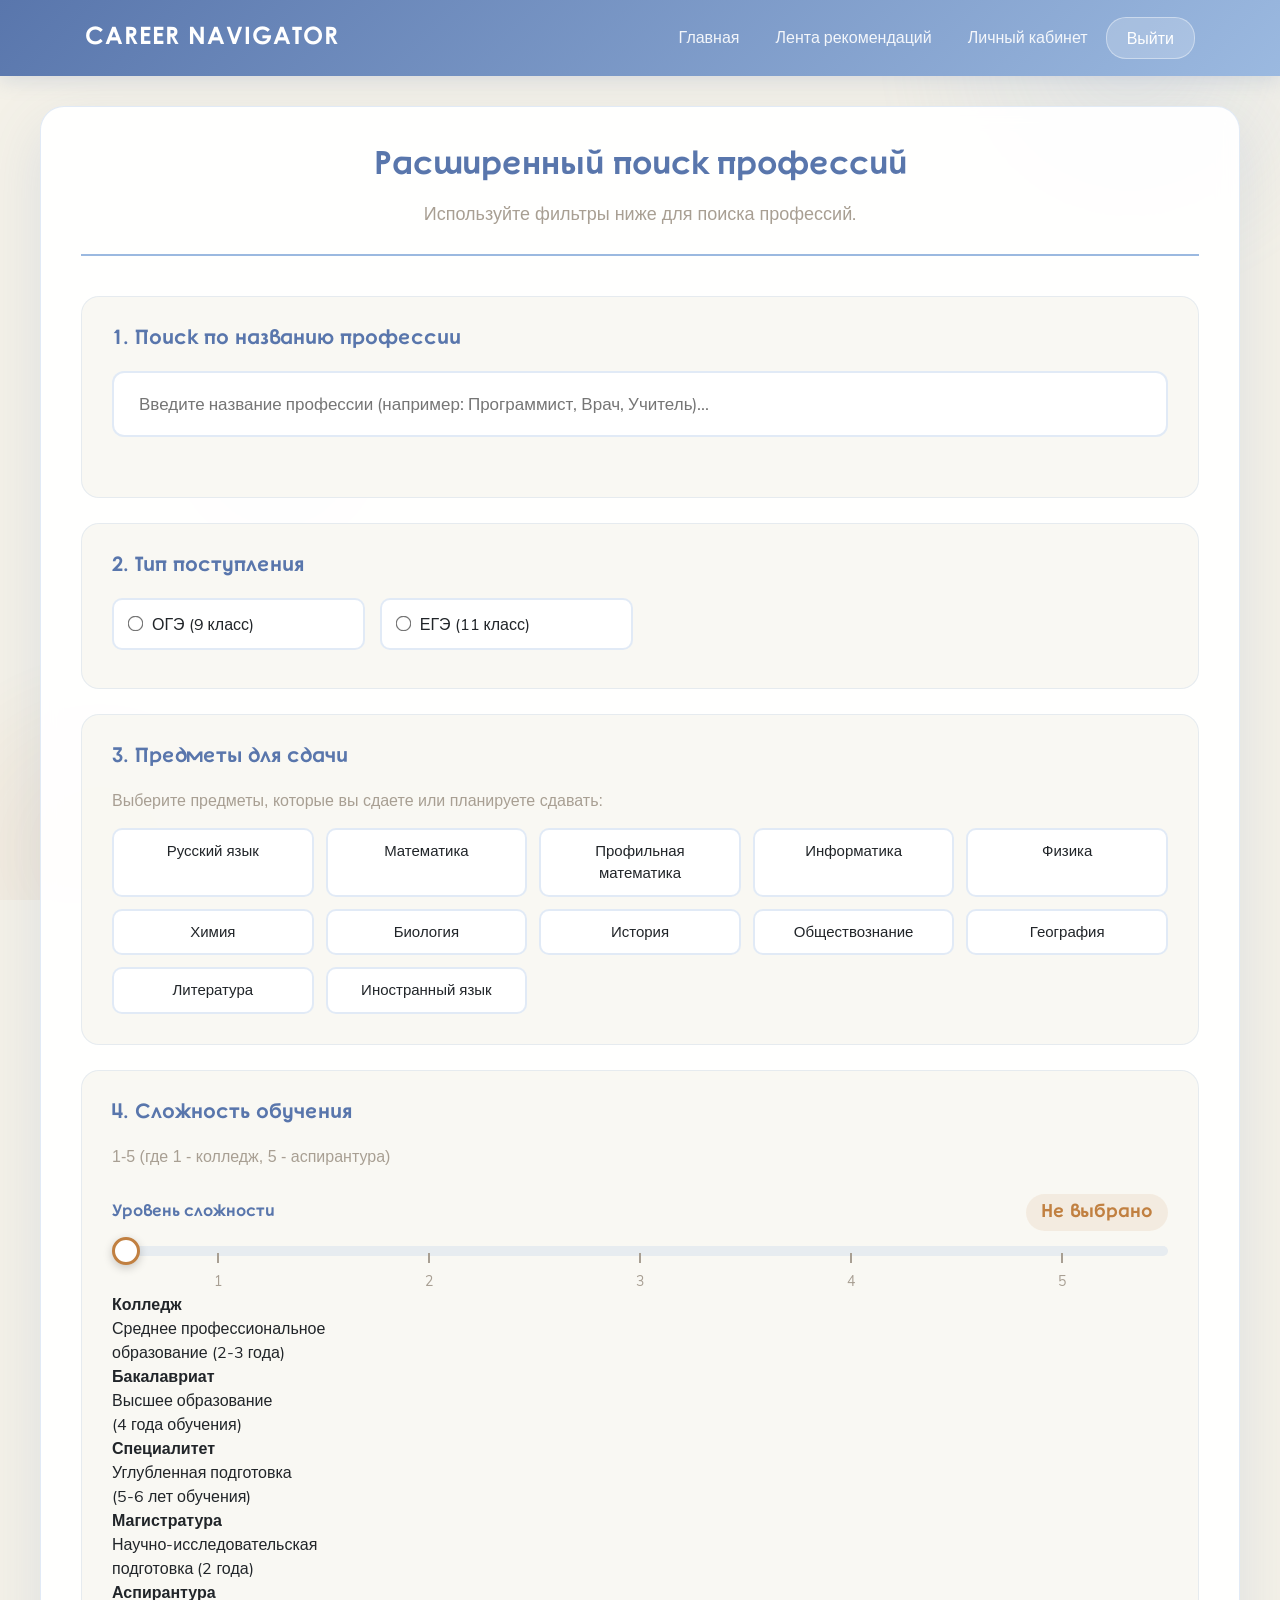
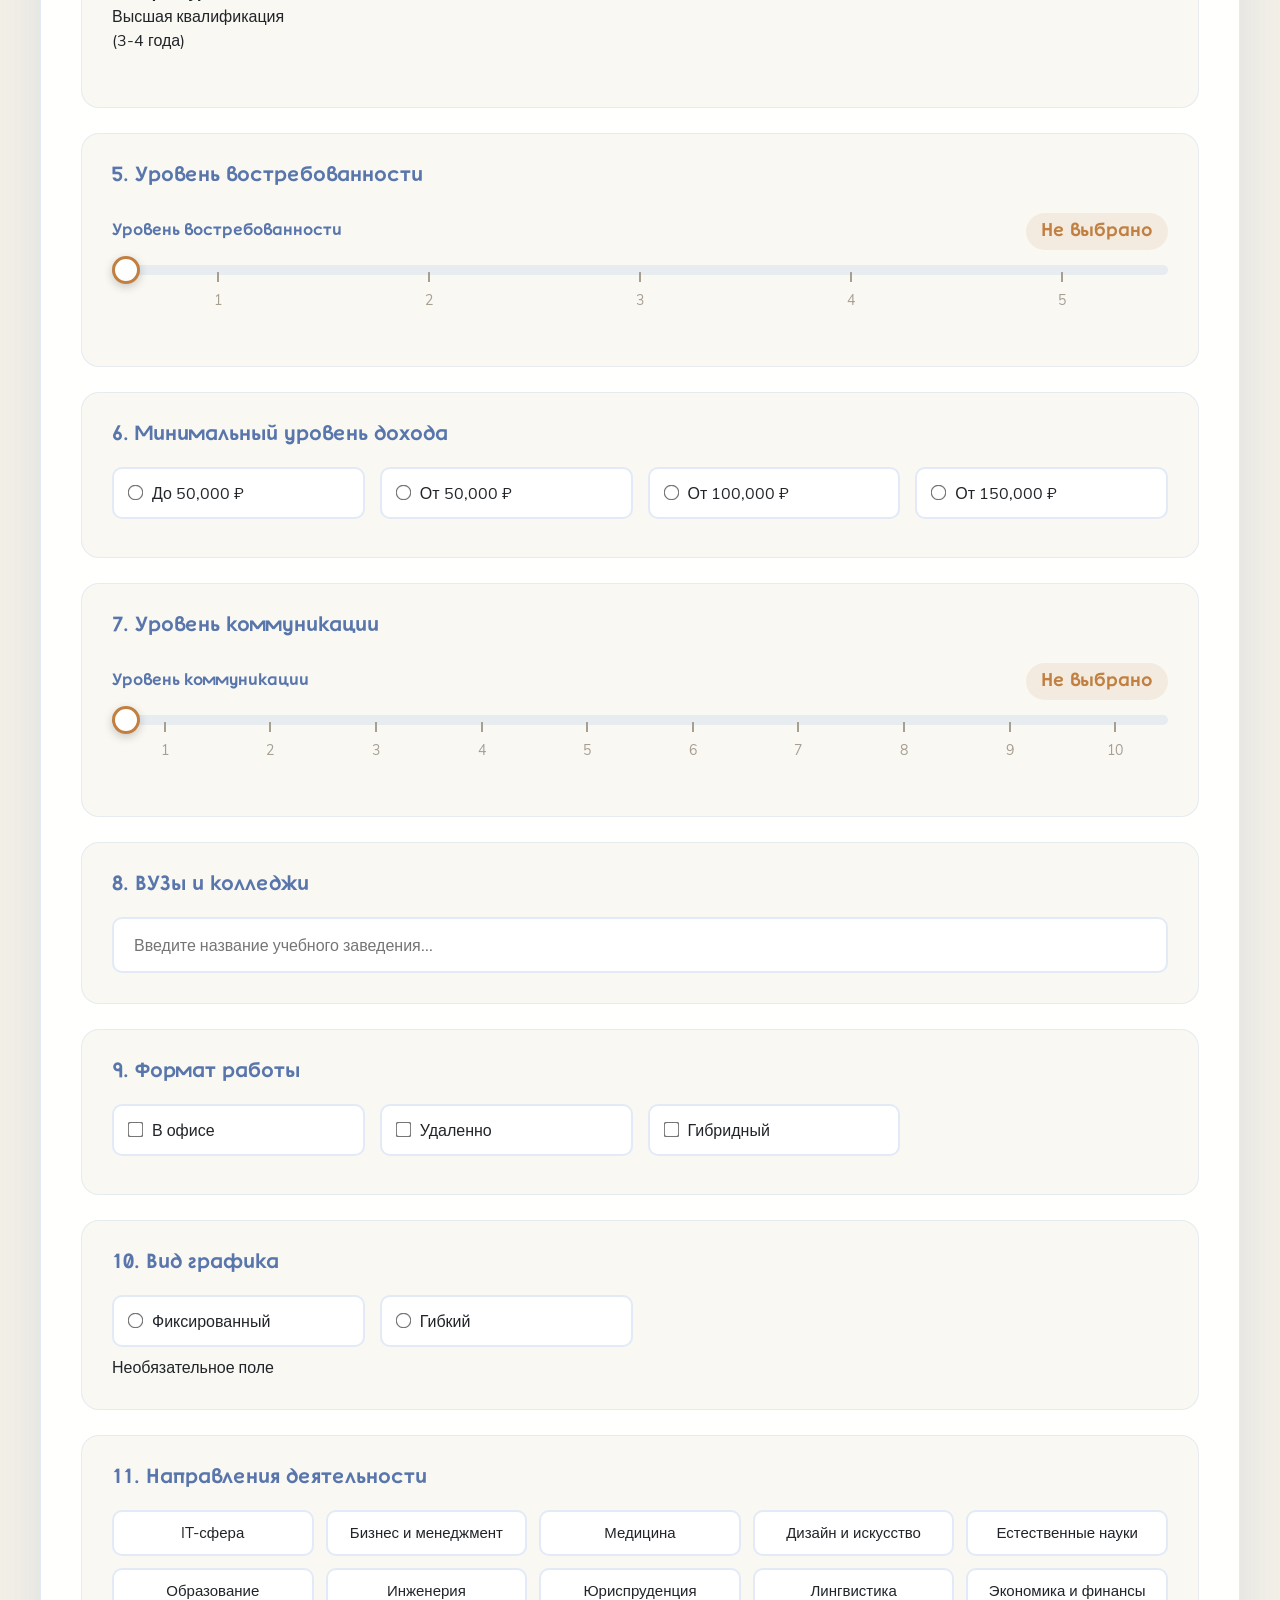
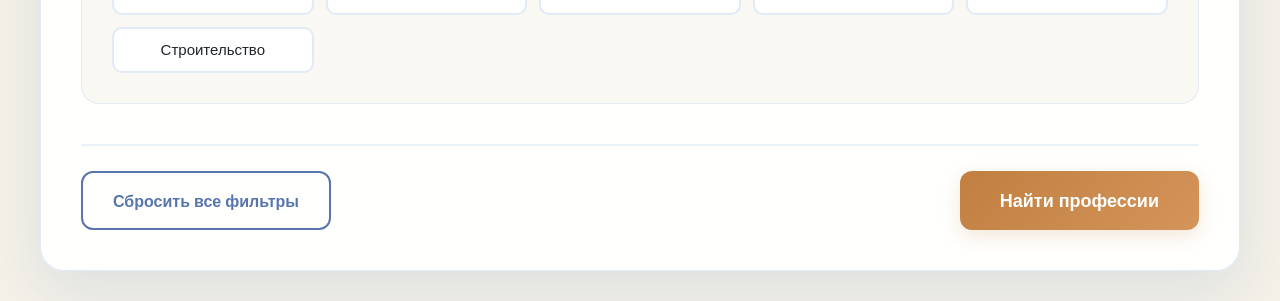
<file: search.html>
<!DOCTYPE html>
<html lang="ru">
<head>
    <meta charset="UTF-8">
    <title>Расширенный поиск профессий - Career Navigator</title>
    <link rel="stylesheet" href="https://stackpath.bootstrapcdn.com/bootstrap/4.4.1/css/bootstrap.min.css">
    <link rel="stylesheet" href="style3.css">
</head>
<body class="career-body">
    <!-- Навигация -->
    <nav class="navbar navbar-expand-lg career-navbar">
        <div class="container">
            <a class="navbar-brand career-navbar-brand" href="index.html">Career Navigator</a>
            <button class="navbar-toggler" type="button" data-toggle="collapse" data-target="#navbarNav">
                <span>☰</span>
            </button>
            <div class="collapse navbar-collapse" id="navbarNav">
                <ul class="navbar-nav ml-auto">
                    <li class="nav-item">
                        <a class="nav-link career-nav-link" href="index.html">Главная</a>
                    </li>
                    <li class="nav-item">
                        <a class="nav-link career-nav-link" href="recommendations.html"><i></i>Лента рекомендаций</a>
                    </li>
                    <li class="nav-item">
                        <a class="nav-link career-nav-link" href="lk.html">Личный кабинет</a>
                    </li>
                    <li class="nav-item">
                        <a class="btn career-logout-btn" href="login.html">Выйти</a>
                    </li>
                </ul>
            </div>
        </div>
    </nav>

    <!-- Фоновые круги -->
    <div class="career-bg-circles">
        <div class="career-circle-1"></div>
        <div class="career-circle-2"></div>
        <div class="career-circle-3"></div>
        <div class="career-circle-4"></div>
    </div>

    <!-- Основной контейнер поиска -->
    <div class="career-search-container">
        <!-- Шапка поиска -->
        <div class="career-search-header">
            <h1 class="career-search-title">Расширенный поиск профессий</h1>
            <p class="career-search-subtitle">Используйте фильтры ниже для поиска профессий.</p>
        </div>

        <!-- Форма поиска -->
        <form id="careerSearchForm">
            <!-- 1. Поиск по названию профессии -->
            <div class="career-filter-section">
                <h3 class="career-filter-title">
                    1. Поиск по названию профессии
                </h3>
                <div class="career-search-name">
                    <input type="text"
                           class="career-search-input"
                           name="profession_name"
                           id="professionName"
                           placeholder="Введите название профессии (например: Программист, Врач, Учитель)...">
                </div>

            </div>

            <!-- 2. Тип поступления -->
            <div class="career-filter-section">
                <h3 class="career-filter-title">
                    2. Тип поступления
                </h3>
                <div class="career-options-grid">
                    <label class="career-option-label">
                        <input type="radio" name="admission_type" value="ОГЭ">
                        ОГЭ (9 класс)
                    </label>
                    <label class="career-option-label">
                        <input type="radio" name="admission_type" value="ЕГЭ">
                        ЕГЭ (11 класс)
                    </label>
                </div>

            </div>

            <!-- 3. Предметы для сдачи -->
            <div class="career-filter-section">
                <h3 class="career-filter-title">
                    3. Предметы для сдачи
                </h3>
                <p style="color: var(--shadowed-lace); margin-bottom: 15px; font-family: 'Soyuz Grotesk', sans-serif;">Выберите предметы, которые вы сдаете или планируете сдавать:</p>

                <div class="career-subjects-grid">
                    <!-- Русские названия с большой буквы как в БД -->
                    <div class="career-subject-tag" data-subject="Русский язык">Русский язык</div>
                    <div class="career-subject-tag" data-subject="Математика">Математика</div>
                    <div class="career-subject-tag" data-subject="Профильная математика">Профильная математика</div>
                    <div class="career-subject-tag" data-subject="Информатика">Информатика</div>
                    <div class="career-subject-tag" data-subject="Физика">Физика</div>
                    <div class="career-subject-tag" data-subject="Химия">Химия</div>
                    <div class="career-subject-tag" data-subject="Биология">Биология</div>
                    <div class="career-subject-tag" data-subject="История">История</div>
                    <div class="career-subject-tag" data-subject="Обществознание">Обществознание</div>
                    <div class="career-subject-tag" data-subject="География">География</div>
                    <div class="career-subject-tag" data-subject="Литература">Литература</div>
                    <div class="career-subject-tag" data-subject="Иностранный язык">Иностранный язык</div>
                </div>

            </div>

            <!-- 4. Сложность обучения (шкала 1-5) -->
            <div class="career-filter-section">
                <h3 class="career-filter-title">
                    4. Сложность обучения
                </h3>
                <p style="color: var(--shadowed-lace); margin-bottom: 10px; font-family: 'Soyuz Grotesk', sans-serif;">
                    1-5 (где 1 - колледж, 5 - аспирантура)
                </p>

                <div class="career-scale-container">
                    <div class="career-scale-header">
                        <div class="career-scale-label">Уровень сложности</div>
                        <div class="career-scale-value" id="difficultyValueDisplay">Не выбрано</div>
                    </div>
                    <div class="career-scale-track" id="difficultyTrack">
                        <div class="career-scale-fill" id="difficultyFill" style="width: 0%"></div>
                        <div class="career-scale-thumb" id="difficultyThumb" style="left: 0%"></div>
                    </div>
                    <div class="career-scale-marks">
                        <div class="career-scale-mark" data-value="1">1</div>
                        <div class="career-scale-mark" data-value="2">2</div>
                        <div class="career-scale-mark" data-value="3">3</div>
                        <div class="career-scale-mark" data-value="4">4</div>
                        <div class="career-scale-mark" data-value="5">5</div>
                    </div>
                    <!-- Подписи уровней сложности -->
                    <div class="difficulty-labels">
                        <div class="difficulty-label" data-level="1">
                            <strong>Колледж</strong><br>
                            Среднее профессиональное<br>образование (2-3 года)
                        </div>
                        <div class="difficulty-label" data-level="2">
                            <strong>Бакалавриат</strong><br>
                            Высшее образование<br>(4 года обучения)
                        </div>
                        <div class="difficulty-label" data-level="3">
                            <strong>Специалитет</strong><br>
                            Углубленная подготовка<br>(5-6 лет обучения)
                        </div>
                        <div class="difficulty-label" data-level="4">
                            <strong>Магистратура</strong><br>
                            Научно-исследовательская<br>подготовка (2 года)
                        </div>
                        <div class="difficulty-label" data-level="5">
                            <strong>Аспирантура</strong><br>
                            Высшая квалификация<br>(3-4 года)
                        </div>
                    </div>
                    <input type="hidden" name="difficulty" id="difficultyValue" value="">
                </div>

            </div>

            <!-- 5. Уровень востребованности (шкала 1-5) -->
            <div class="career-filter-section">
                <h3 class="career-filter-title">
                    5. Уровень востребованности
                </h3>

                <div class="career-scale-container">
                    <div class="career-scale-header">
                        <div class="career-scale-label">Уровень востребованности</div>
                        <div class="career-scale-value" id="demandValueDisplay">Не выбрано</div>
                    </div>
                    <div class="career-scale-track" id="demandTrack">
                        <div class="career-scale-fill" id="demandFill" style="width: 0%"></div>
                        <div class="career-scale-thumb" id="demandThumb" style="left: 0%"></div>
                    </div>
                    <div class="career-scale-marks">
                        <div class="career-scale-mark" data-value="1">1</div>
                        <div class="career-scale-mark" data-value="2">2</div>
                        <div class="career-scale-mark" data-value="3">3</div>
                        <div class="career-scale-mark" data-value="4">4</div>
                        <div class="career-scale-mark" data-value="5">5</div>
                    </div>
                    <input type="hidden" name="demand" id="demandValue" value="">
                </div>

            </div>

            <!-- 6. Минимальный уровень дохода -->
            <div class="career-filter-section">
                <h3 class="career-filter-title">
                    6. Минимальный уровень дохода
                </h3>
                <div class="career-options-grid">
                    <label class="career-option-label">
                        <input type="radio" name="salary" value="0-50000">
                        До 50,000 ₽
                    </label>
                    <label class="career-option-label">
                        <input type="radio" name="salary" value="50000-100000">
                        От 50,000 ₽
                    </label>
                    <label class="career-option-label">
                        <input type="radio" name="salary" value="100000-150000">
                        От 100,000 ₽
                    </label>
                    <label class="career-option-label">
                        <input type="radio" name="salary" value="150000">
                        От 150,000 ₽
                    </label>
                </div>

            </div>

            <!-- 7. Уровень коммуникации (шкала 1-10) -->
            <div class="career-filter-section">
                <h3 class="career-filter-title">
                    7. Уровень коммуникации
                </h3>

                <div class="career-scale-container career-scale-10">
                    <div class="career-scale-header">
                        <div class="career-scale-label">Уровень коммуникации</div>
                        <div class="career-scale-value" id="communicationValueDisplay">Не выбрано</div>
                    </div>
                    <div class="career-scale-track" id="communicationTrack">
                        <div class="career-scale-fill" id="communicationFill" style="width: 0%"></div>
                        <div class="career-scale-thumb" id="communicationThumb" style="left: 0%"></div>
                    </div>
                    <div class="career-scale-marks">
                        <div class="career-scale-mark" data-value="1">1</div>
                        <div class="career-scale-mark" data-value="2">2</div>
                        <div class="career-scale-mark" data-value="3">3</div>
                        <div class="career-scale-mark" data-value="4">4</div>
                        <div class="career-scale-mark" data-value="5">5</div>
                        <div class="career-scale-mark" data-value="6">6</div>
                        <div class="career-scale-mark" data-value="7">7</div>
                        <div class="career-scale-mark" data-value="8">8</div>
                        <div class="career-scale-mark" data-value="9">9</div>
                        <div class="career-scale-mark" data-value="10">10</div>
                    </div>
                    <input type="hidden" name="communication" id="communicationValue" value="">
                </div>

            </div>

            <!-- 8. ВУЗы и колледжи -->
            <div class="career-filter-section">
                <h3 class="career-filter-title">
                    8. ВУЗы и колледжи
                </h3>
                <div class="career-input-group">
                    <input type="text"
                           id="institutionSearch"
                           name="institution_search"
                           placeholder="Введите название учебного заведения...">
                </div>

            </div>

            <!-- 9. Формат работы -->
            <div class="career-filter-section">
                <h3 class="career-filter-title">
                    9. Формат работы
                </h3>
                <div class="career-options-grid">
                    <!-- Русские названия с большой буквы как в БД -->
                    <label class="career-option-label">
                        <input type="checkbox" name="work_format[]" value="Офис">
                        В офисе
                    </label>
                    <label class="career-option-label">
                        <input type="checkbox" name="work_format[]" value="Удаленно">
                        Удаленно
                    </label>
                    <label class="career-option-label">
                        <input type="checkbox" name="work_format[]" value="Гибридный">
                        Гибридный
                    </label>
                </div>

            </div>

            <!-- 10. Вид графика -->
            <div class="career-filter-section">
                <h3 class="career-filter-title">
                    10. Вид графика
                </h3>
                <div class="career-options-grid">
                    <!-- Русские названия с большой буквы как в БД -->
                    <label class="career-option-label">
                        <input type="radio" name="schedule" value="Фиксированный">
                        Фиксированный
                    </label>
                    <label class="career-option-label">
                        <input type="radio" name="schedule" value="Гибкий">
                        Гибкий
                    </label>
                </div>
                <div class="optional-note">Необязательное поле</div>
            </div>

            <!-- 11. Направления деятельности -->
            <div class="career-filter-section">
                <h3 class="career-filter-title">
                    11. Направления деятельности
                </h3>
                <div class="career-subjects-grid">
                    <!-- Русские названия с большой буквы как в БД -->
                    <div class="career-subject-tag" data-direction="IT-сфера">IT-сфера</div>
                    <div class="career-subject-tag" data-direction="Бизнес и менеджмент">Бизнес и менеджмент</div>
                    <div class="career-subject-tag" data-direction="Медицина">Медицина</div>
                    <div class="career-subject-tag" data-direction="Дизайн и искусство">Дизайн и искусство</div>
                    <div class="career-subject-tag" data-direction="Естественные науки">Естественные науки</div>
                    <div class="career-subject-tag" data-direction="Образование">Образование</div>
                    <div class="career-subject-tag" data-direction="Инженерия">Инженерия</div>
                    <div class="career-subject-tag" data-direction="Юриспруденция">Юриспруденция</div>
                    <div class="career-subject-tag" data-direction="Лингвистика">Лингвистика</div>
                    <div class="career-subject-tag" data-direction="Экономика и финансы">Экономика и финансы</div>
                    <div class="career-subject-tag" data-direction="Строительство">Строительство</div>
                </div>

            </div>

            <!-- Кнопки управления -->
            <div class="career-search-controls">
                <button type="button" class="career-btn-reset" id="resetFilters">
                    Сбросить все фильтры
                </button>
                <button type="submit" class="career-btn-search">
                    Найти профессии
                </button>
            </div>
        </form>
    </div>

    <!-- JavaScript для работы интерфейса -->
    <script>
        document.addEventListener('DOMContentLoaded', function() {
            // Переменные
            let selectedSubjects = [];
            let selectedDirections = [];

            // Обработка выбора предметов
            const subjectTags = document.querySelectorAll('.career-subject-tag[data-subject]');
            subjectTags.forEach(tag => {
                tag.addEventListener('click', function() {
                    this.classList.toggle('selected');

                    // Обновляем список выбранных предметов
                    selectedSubjects = Array.from(document.querySelectorAll('.career-subject-tag[data-subject].selected'))
                        .map(tag => tag.getAttribute('data-subject'));
                });
            });

            // Обработка выбора направлений
            const directionTags = document.querySelectorAll('.career-subject-tag[data-direction]');
            directionTags.forEach(tag => {
                tag.addEventListener('click', function() {
                    this.classList.toggle('selected');

                    // Обновляем список выбранных направлений
                    selectedDirections = Array.from(document.querySelectorAll('.career-subject-tag[data-direction].selected'))
                        .map(tag => tag.getAttribute('data-direction'));
                });
            });

            // Обработка выбора опций
            const optionLabels = document.querySelectorAll('.career-option-label');
            optionLabels.forEach(label => {
                const input = label.querySelector('input[type="checkbox"], input[type="radio"]');
                if (input) {
                    // Обработка изменения состояния
                    input.addEventListener('change', function() {
                        if (this.type === 'radio') {
                            // Для radio кнопок убираем selected у всех в группе
                            const groupName = this.name;
                            document.querySelectorAll(`input[name="${groupName}"]`).forEach(radio => {
                                radio.parentElement.classList.remove('selected');
                            });
                        }

                        if (this.checked) {
                            label.classList.add('selected');
                        } else {
                            label.classList.remove('selected');
                        }
                    });
                }
            });

            // Функции для работы со шкалами
            function setupScale(scaleId, minValue, maxValue) {
                const track = document.getElementById(`${scaleId}Track`);
                const thumb = document.getElementById(`${scaleId}Thumb`);
                const fill = document.getElementById(`${scaleId}Fill`);
                const valueDisplay = document.getElementById(`${scaleId}ValueDisplay`);
                const valueInput = document.getElementById(`${scaleId}Value`);

                if (!track || !thumb || !fill || !valueDisplay || !valueInput) return;

                // Начальное значение - не выбрано
                updateScalePosition(scaleId, '', minValue, maxValue);
                if (scaleId === 'difficulty') {
                    updateDifficultyLabels('');
                }

                let isDragging = false;

                // Функция обновления позиции
                function updateScalePosition(id, value, min, max) {
                    if (value === '') {
                        // Сбрасываем позицию
                        document.getElementById(`${id}Thumb`).style.left = '0%';
                        document.getElementById(`${id}Fill`).style.width = '0%';
                        document.getElementById(`${id}ValueDisplay`).textContent = 'Не выбрано';
                        document.getElementById(`${id}Value`).value = '';

                        if (id === 'difficulty') {
                            updateDifficultyLabels('');
                        }
                        return;
                    }

                    const percentage = ((value - min) / (max - min)) * 100;

                    // Позиционируем ползунок точно по шкале
                    const thumbPosition = Math.max(0, Math.min(percentage, 100));

                    document.getElementById(`${id}Thumb`).style.left = `${thumbPosition}%`;
                    document.getElementById(`${id}Fill`).style.width = `${thumbPosition}%`;
                    document.getElementById(`${id}ValueDisplay`).textContent = value;
                    document.getElementById(`${id}Value`).value = value;

                    // Обновляем подписи для сложности
                    if (id === 'difficulty') {
                        updateDifficultyLabels(value);
                    }
                }

                // Функция обновления подписей сложности
                function updateDifficultyLabels(value) {
                    document.querySelectorAll('.difficulty-label').forEach(label => {
                        label.classList.remove('active');
                        const level = parseInt(label.getAttribute('data-level'));
                        if (level === parseInt(value)) {
                            label.classList.add('active');
                        }
                    });
                }

                // Функция расчета значения по позиции X
                function calculateValue(clientX) {
                    const rect = track.getBoundingClientRect();
                    let x = clientX - rect.left;

                    // Ограничиваем в пределах трека
                    x = Math.max(0, Math.min(x, rect.width));

                    // Для дискретных значений (1-5, 1-10) делим шкалу на равные сегменты
                    const segmentWidth = rect.width / (maxValue - minValue + 1);
                    const segmentIndex = Math.floor((x + segmentWidth / 2) / segmentWidth);

                    let value = minValue + segmentIndex;

                    // Ограничиваем значение
                    value = Math.max(minValue, Math.min(value, maxValue));
                    return value;
                }

                // Клик по меткам шкалы
                const marks = document.querySelectorAll(`#${scaleId}Track .career-scale-mark`);
                marks.forEach(mark => {
                    mark.addEventListener('click', function(e) {
                        e.stopPropagation();
                        const value = parseInt(this.getAttribute('data-value'));
                        if (!isNaN(value)) {
                            updateScalePosition(scaleId, value, minValue, maxValue);
                        }
                    });
                });

                // Клик по подписям сложности
                if (scaleId === 'difficulty') {
                    document.querySelectorAll('.difficulty-label').forEach(label => {
                        label.addEventListener('click', function() {
                            const value = parseInt(this.getAttribute('data-level'));
                            if (!isNaN(value)) {
                                updateScalePosition(scaleId, value, minValue, maxValue);
                            }
                        });
                    });
                }

                // Клик по треку для установки значения
                track.addEventListener('click', function(e) {
                    const clientX = e.type.includes('touch') ? e.touches[0].clientX : e.clientX;
                    const value = calculateValue(clientX);
                    updateScalePosition(scaleId, value, minValue, maxValue);
                });

                // Клик по пустой области трека для сброса
                track.addEventListener('dblclick', function(e) {
                    e.stopPropagation();
                    updateScalePosition(scaleId, '', minValue, maxValue);
                });

                // Обработчики событий для перетаскивания
                thumb.addEventListener('mousedown', function(e) {
                    e.preventDefault();
                    isDragging = true;
                    document.addEventListener('mousemove', onMouseMove);
                    document.addEventListener('mouseup', onMouseUp);
                });

                thumb.addEventListener('touchstart', function(e) {
                    e.preventDefault();
                    isDragging = true;
                    document.addEventListener('touchmove', onTouchMove);
                    document.addEventListener('touchend', onTouchEnd);
                });

                function onMouseMove(e) {
                    if (!isDragging) return;
                    const value = calculateValue(e.clientX);
                    updateScalePosition(scaleId, value, minValue, maxValue);
                }

                function onTouchMove(e) {
                    if (!isDragging) return;
                    const clientX = e.touches[0].clientX;
                    const value = calculateValue(clientX);
                    updateScalePosition(scaleId, value, minValue, maxValue);
                }

                function onMouseUp() {
                    isDragging = false;
                    document.removeEventListener('mousemove', onMouseMove);
                    document.removeEventListener('mouseup', onMouseUp);
                }

                function onTouchEnd() {
                    isDragging = false;
                    document.removeEventListener('touchmove', onTouchMove);
                    document.removeEventListener('touchend', onTouchEnd);
                }

                // Предотвращаем выделение при перетаскивании
                thumb.addEventListener('dragstart', function(e) {
                    e.preventDefault();
                });
            }

            // Настройка шкал
            setupScale('difficulty', 1, 5); // Сложность обучения 1-5
            setupScale('demand', 1, 5); // Востребованность 1-5
            setupScale('communication', 1, 10); // Коммуникация 1-10

            // Функция сбора данных для отправки (в статической версии просто сохраняем в localStorage)
            function collectSearchData() {
                // 1. Поиск по названию
                const query = document.getElementById('professionName').value.trim() || undefined;

                // 2. Тип поступления
                let admission_type = undefined;
                const admission_type_radio = document.querySelector('input[name="admission_type"]:checked');
                if (admission_type_radio) {
                    admission_type = admission_type_radio.value; // Уже "ОГЭ" или "ЕГЭ"
                }

                // 3. Предметы
                const subjects = selectedSubjects.length > 0 ? selectedSubjects : undefined;

                // 4. Направления деятельности
                const directions = selectedDirections.length > 0 ? selectedDirections : undefined;

                // 5. Формат работы
                const work_formats = Array.from(
                    document.querySelectorAll('input[name="work_format[]"]:checked')
                ).map(cb => cb.value);
                const work_formats_filter = work_formats.length > 0 ? work_formats : undefined;

                // 6. График работы
                let schedules = undefined;
                const schedule_radio = document.querySelector('input[name="schedule"]:checked');
                if (schedule_radio) {
                    schedules = [schedule_radio.value];
                }

                // 7. Сложность обучения
                let difficulty_level = undefined;
                const difficultyValue = document.getElementById('difficultyValue').value;
                if (difficultyValue) {
                    const difficultyMap = {
                        '1': 'Колледж',
                        '2': 'Бакалавриат',
                        '3': 'Специалитет',
                        '4': 'Магистратура',
                        '5': 'Аспирантура'
                    };
                    difficulty_level = difficultyMap[difficultyValue];
                }

                // 8. Поиск по учебному заведению
                const institution_query = document.getElementById('institutionSearch').value.trim() || undefined;

                // 9. Минимальный уровень востребованности
                let demand_min = undefined;
                const demandValue = document.getElementById('demandValue').value;
                if (demandValue) {
                    demand_min = parseInt(demandValue);
                }

                // 10. Минимальный уровень дохода
                let salary_min = undefined;
                const salary_radio = document.querySelector('input[name="salary"]:checked');
                if (salary_radio) {
                    salary_min = parseInt(salary_radio.value);
                }

                // 11. Минимальный уровень коммуникации
                let communication_min = undefined;
                const communicationValue = document.getElementById('communicationValue').value;
                if (communicationValue) {
                    communication_min = parseInt(communicationValue);
                }

                // Собираем все фильтры в один объект
                const filters = {};

                // Добавляем только те поля, которые имеют значения
                if (query) filters.query = query;
                if (admission_type) filters.admission_type = admission_type;
                if (subjects) filters.subjects = subjects;
                if (directions) filters.directions = directions;
                if (work_formats_filter) filters.work_formats = work_formats_filter;
                if (schedules) filters.schedules = schedules;
                if (difficulty_level) filters.difficulty_level = difficulty_level;
                if (institution_query) filters.institution_query = institution_query;
                if (demand_min !== undefined) filters.demand_min = demand_min;
                if (salary_min !== undefined) filters.salary_min = salary_min;
                if (communication_min !== undefined) filters.communication_min = communication_min;

                return filters;
            }

            // Обработчик формы поиска
            document.getElementById('careerSearchForm').addEventListener('submit', async function(e) {
                e.preventDefault();

                // Показываем индикатор загрузки
                showLoadingIndicator();

                try {
                    // Собираем данные для отправки
                    const searchData = collectSearchData();

                    console.log('Выбранные фильтры:', searchData);

                    // Проверяем, что хотя бы один фильтр выбран
                    if (Object.keys(searchData).length === 0) {
                        hideLoadingIndicator();
                        alert('Пожалуйста, выберите хотя бы один критерий для поиска!');
                        return;
                    }

                    // В статической версии используем демо-данные
                    setTimeout(() => {
                        // Демо-данные для результатов поиска
                        const demoResults = [
                            {
                                id: 1,
                                name: "Веб-разработчик",
                                directions: ["Информационные технологии"],
                                salary_min: 80000,
                                salary_max: 250000,
                                difficulty_level: "бакалавриат",
                                demand_level: 5,
                                communication_level: 4,
                                description: "Веб-разработчик занимается созданием и поддержкой веб-сайтов и веб-приложений.",
                                subjects: ["Информатика", "Математика", "Английский язык"],
                                work_formats: ["Удаленная работа", "Офис", "Фриланс"],
                                schedules: ["Полный день", "Гибкий график"],
                                admission_type: "ЕГЭ",
                                institutions: [
                                    { name: "МГУ им. Ломоносова", type: "Университет" },
                                    { name: "МФТИ", type: "Институт" }
                                ]
                            },
                            {
                                id: 2,
                                name: "Психолог",
                                directions: ["Психология"],
                                salary_min: 50000,
                                salary_max: 150000,
                                difficulty_level: "магистратура",
                                demand_level: 4,
                                communication_level: 9,
                                description: "Психолог изучает психические процессы и поведение человека.",
                                subjects: ["Биология", "Обществознание", "Русский язык"],
                                work_formats: ["Офис", "Частная практика"],
                                schedules: ["Полный день", "Гибкий график"],
                                admission_type: "ЕГЭ",
                                institutions: [
                                    { name: "МГППУ", type: "Университет" },
                                    { name: "СПбГУ", type: "Университет" }
                                ]
                            },
                            {
                                id: 3,
                                name: "Инженер-конструктор",
                                directions: ["Инженерия"],
                                salary_min: 60000,
                                salary_max: 180000,
                                difficulty_level: "специалитет",
                                demand_level: 5,
                                communication_level: 3,
                                description: "Инженер-конструктор разрабатывает чертежи и проекты различных изделий.",
                                subjects: ["Физика", "Математика", "Черчение"],
                                work_formats: ["Офис", "Производство"],
                                schedules: ["Полный день"],
                                admission_type: "ЕГЭ",
                                institutions: [
                                    { name: "МГТУ им. Баумана", type: "Университет" },
                                    { name: "СПбПУ", type: "Политехнический университет" }
                                ]
                            }
                        ];

                        // Фильтруем результаты (простая симуляция)
                        let filteredResults = demoResults;

                        if (searchData.query) {
                            filteredResults = filteredResults.filter(p =>
                                p.name.toLowerCase().includes(searchData.query.toLowerCase())
                            );
                        }

                        if (searchData.admission_type) {
                            filteredResults = filteredResults.filter(p =>
                                p.admission_type === searchData.admission_type
                            );
                        }

                        if (searchData.difficulty_level) {
                            filteredResults = filteredResults.filter(p =>
                                p.difficulty_level === searchData.difficulty_level.toLowerCase()
                            );
                        }

                        if (searchData.demand_min) {
                            filteredResults = filteredResults.filter(p =>
                                (p.demand_level || 0) >= searchData.demand_min
                            );
                        }

                        if (searchData.communication_min) {
                            filteredResults = filteredResults.filter(p =>
                                (p.communication_level || 0) >= searchData.communication_min
                            );
                        }

                        // Скрываем индикатор загрузки
                        hideLoadingIndicator();

                        // Проверяем, есть ли результаты
                        if (filteredResults.length === 0) {
                            alert('По вашему запросу ничего не найдено. Попробуйте изменить критерии поиска.');
                            return;
                        }

                        // Сохраняем результаты в localStorage
                        localStorage.setItem('lastSearchResults', JSON.stringify(filteredResults));

                        // Переходим на страницу результатов
                        window.location.href = 'search_results.html';

                    }, 1500); // Имитация задержки поиска

                } catch (error) {
                    // Скрываем индикатор загрузки
                    hideLoadingIndicator();

                    // Показываем пользователю понятную ошибку
                    console.error('Ошибка поиска:', error);
                    alert(`Ошибка при поиске: ${error.message}`);
                }
            });

            // Функция показа индикатора загрузки
            function showLoadingIndicator() {
                const overlay = document.createElement('div');
                overlay.className = 'loading-overlay';
                overlay.id = 'loadingOverlay';
                overlay.innerHTML = `
                    <div class="loading-spinner"></div>
                    <h3 style="color: var(--cornflower-blue); margin-bottom: 10px; font-family: 'Soyuz Grotesk', sans-serif;">
                        Ищем подходящие профессии...
                    </h3>
                    <p style="color: var(--shadowed-lace); text-align: center; max-width: 400px;">
                        Это может занять несколько секунд. Мы анализируем ваши критерии и подбираем наиболее подходящие варианты.
                    </p>
                `;
                document.body.appendChild(overlay);
            }

            function hideLoadingIndicator() {
                const overlay = document.getElementById('loadingOverlay');
                if (overlay) {
                    overlay.remove();
                }
            }

            // Сброс фильтров
            document.getElementById('resetFilters').addEventListener('click', function() {
                // Сброс чекбоксов
                document.querySelectorAll('input[type="checkbox"]').forEach(cb => {
                    cb.checked = false;
                    cb.parentElement.classList.remove('selected');
                });

                // Сброс radio кнопок
                document.querySelectorAll('input[type="radio"]').forEach(radio => {
                    radio.checked = false;
                    radio.parentElement.classList.remove('selected');
                });

                // Сброс выбранных предметов и направлений
                document.querySelectorAll('.career-subject-tag').forEach(tag => {
                    tag.classList.remove('selected');
                });

                // Сброс полей ввода
                document.getElementById('professionName').value = '';
                document.getElementById('institutionSearch').value = '';

                // Сброс переменных
                selectedSubjects = [];
                selectedDirections = [];

                // Сброс шкал
                const difficultyScale = document.getElementById('difficultyValue');
                const demandScale = document.getElementById('demandValue');
                const communicationScale = document.getElementById('communicationValue');

                if (difficultyScale) difficultyScale.value = '';
                if (demandScale) demandScale.value = '';
                if (communicationScale) communicationScale.value = '';

                // Сброс отображения шкал
                document.getElementById('difficultyValueDisplay').textContent = 'Не выбрано';
                document.getElementById('demandValueDisplay').textContent = 'Не выбрано';
                document.getElementById('communicationValueDisplay').textContent = 'Не выбрано';

                document.getElementById('difficultyThumb').style.left = '0%';
                document.getElementById('difficultyFill').style.width = '0%';
                document.getElementById('demandThumb').style.left = '0%';
                document.getElementById('demandFill').style.width = '0%';
                document.getElementById('communicationThumb').style.left = '0%';
                document.getElementById('communicationFill').style.width = '0%';

                // Сброс подписей сложности
                document.querySelectorAll('.difficulty-label').forEach(label => {
                    label.classList.remove('active');
                });

                alert('Все фильтры сброшены!');
            });
        });
    </script>
</body>

</html>
</file>
<file: style3.css>
/* style.css - Оригинальные стили для сайта Career Navigation */

/* 0. ШРИФТЫ */
@font-face {
    font-family: 'Educational Gothic';
    src: url('fonts/EDUCATIONALGOTHIC-REGULAR.OTF') format('opentype');
    font-weight: 400;
    font-style: normal;
    font-display: swap;
}

@font-face {
    font-family: 'Mulish';
    src: url('fonts/Mulish.ttf') format('truetype');
    font-weight: 400;
    font-style: normal;
    font-display: swap;
}

@font-face {
    font-family: 'Mulish';
    src: url('fonts/Mulish.ttf') format('truetype');
    font-weight: 700;
    font-style: normal;
    font-display: swap;
}

/* 1. ЦВЕТА (как у тебя было) */
:root {
    --soft-sky-blue: #9BB9E0;
    --parchment-white: #F4F1E8;
    --coffee-crema: #C18041;
    --cornflower-blue: #5976AC;
    --shadowed-lace: #A89F93;
    --success-green: #4CAF50;
    --warning-orange: #FF9800;
}

/* 2. ОСНОВНЫЕ СТИЛИ СТРАНИЦЫ */
.career-body {
    margin: 0;
    padding: 0;
    font-family: 'Mulish', -apple-system, BlinkMacSystemFont, 'Segoe UI', Roboto, Oxygen, Ubuntu, Cantarell, sans-serif;
    min-height: 100vh;
    overflow-x: hidden;
    background-color: var(--parchment-white);
    position: relative;
}

/* 3. ФОНОВЫЕ КРУГИ (копируем твои круги) */
.career-bg-circles {
    position: fixed;
    top: 0;
    left: 0;
    right: 0;
    bottom: 0;
    overflow: hidden;
    z-index: 1;
}

.career-circle-1 {
    position: absolute;
    width: 500px;
    height: 500px;
    background: radial-gradient(circle, var(--soft-sky-blue) 0%, transparent 70%);
    border-radius: 50%;
    opacity: 0.15;
    top: -200px;
    right: -100px;
    filter: blur(20px);
    animation: career-float 20s ease-in-out infinite;
}

.career-circle-2 {
    position: absolute;
    width: 400px;
    height: 400px;
    background: radial-gradient(circle, var(--coffee-crema) 0%, transparent 70%);
    border-radius: 50%;
    opacity: 0.1;
    bottom: -150px;
    left: -100px;
    filter: blur(15px);
    animation: career-float 25s ease-in-out infinite reverse;
    animation-delay: -5s;
}

.career-circle-3 {
    position: absolute;
    width: 300px;
    height: 300px;
    background: radial-gradient(circle, var(--cornflower-blue) 0%, transparent 70%);
    border-radius: 50%;
    opacity: 0.08;
    top: 50%;
    left: 10%;
    transform: translateY(-50%);
    filter: blur(10px);
    animation: career-float 30s ease-in-out infinite;
    animation-delay: -10s;
}

.career-circle-4 {
    position: absolute;
    width: 250px;
    height: 250px;
    background: radial-gradient(circle, var(--shadowed-lace) 0%, transparent 70%);
    border-radius: 50%;
    opacity: 0.05;
    bottom: 20%;
    right: 15%;
    filter: blur(8px);
}

/* 4. КОНТЕЙНЕРЫ ДЛЯ ФОРМ */
.career-form-container {
    position: relative;
    z-index: 3;
    display: flex;
    justify-content: center;
    align-items: center;
    min-height: 100vh;
    padding: 40px 20px;
}

/* 5. ОСНОВНАЯ ФОРМА (регистрация/вход) */
.career-form-box {
    width: 100%;
    max-width: 600px;
    background-color: white;
    padding: 60px 50px;
    border-radius: 24px;
    box-shadow: 0 20px 60px rgba(89, 118, 172, 0.15), 0 8px 30px rgba(0, 0, 0, 0.08);
    border: 1px solid rgba(168, 159, 147, 0.1);
    position: relative;
    overflow: hidden;
    backdrop-filter: blur(5px);
    background: rgba(255, 255, 255, 0.95);
    animation: career-fadeInUp 0.6s ease-out;
}

/* 6. КРУГИ ВНУТРИ ФОРМЫ (твои маленькие круги) */
.career-form-circles {
    position: absolute;
    top: 0;
    left: 0;
    right: 0;
    bottom: 0;
    pointer-events: none;
    z-index: 1;
}

.career-form-circle-5 {
    position: absolute;
    width: 200px;
    height: 200px;
    background: radial-gradient(circle, var(--soft-sky-blue) 0%, transparent 70%);
    border-radius: 50%;
    opacity: 0.12;
    top: -80px;
    right: -50px;
    filter: blur(15px);
    z-index: 1;
    animation: career-float 15s ease-in-out infinite;
    animation-delay: -2s;
}

.career-form-circle-6 {
    position: absolute;
    width: 180px;
    height: 180px;
    background: radial-gradient(circle, var(--coffee-crema) 0%, transparent 70%);
    border-radius: 50%;
    opacity: 0.1;
    bottom: -70px;
    left: -40px;
    filter: blur(12px);
    z-index: 1;
    animation: career-float 18s ease-in-out infinite reverse;
    animation-delay: -7s;
}

.career-form-circle-7 {
    position: absolute;
    width: 150px;
    height: 150px;
    background: radial-gradient(circle, rgba(155, 185, 224, 0.1) 0%, transparent 70%);
    border-radius: 50%;
    opacity: 0.08;
    top: 30%;
    left: -30px;
    filter: blur(8px);
    z-index: 1;
}

.career-form-circle-8 {
    position: absolute;
    width: 120px;
    height: 120px;
    background: radial-gradient(circle, rgba(193, 128, 65, 0.08) 0%, transparent 70%);
    border-radius: 50%;
    opacity: 0.06;
    bottom: 40%;
    right: -25px;
    filter: blur(6px);
    z-index: 1;
}

/* 7. СОДЕРЖАНИЕ ФОРМЫ */
.career-form-content {
    position: relative;
    z-index: 2;
}

/* 8. ШАПКА ФОРМЫ */
.career-form-header {
    text-align: center;
    margin-bottom: 50px;
    position: relative;
}

.career-form-logo {
    color: var(--cornflower-blue);
    font-size: 32px;
    font-weight: 800;
    letter-spacing: 1px;
    margin-bottom: 20px;
    display: inline-block;
    position: relative;
    text-transform: uppercase;
    font-family: 'Educational Gothic', sans-serif;
}

.career-form-logo::after {
    content: '';
    position: absolute;
    bottom: -10px;
    left: 50%;
    transform: translateX(-50%);
    width: 120px;
    height: 5px;
    background: linear-gradient(90deg, var(--coffee-crema), var(--soft-sky-blue));
    border-radius: 3px;
}

.career-form-title {
    color: var(--cornflower-blue);
    font-weight: 700;
    font-size: 38px;
    margin-bottom: 15px;
    text-align: center;
    font-family: 'Educational Gothic', sans-serif;
}

.career-form-subtitle {
    color: var(--shadowed-lace);
    font-size: 18px;
    text-align: center;
    line-height: 1.6;
    max-width: 450px;
    margin: 0 auto 40px;
    font-family: 'Mulish', sans-serif;
}

/* 9. ГРУППЫ ПОЛЕЙ ВВОДА */
.career-form-group {
    margin-bottom: 25px;
    position: relative;
    z-index: 2;
}

.career-form-label {
    color: var(--cornflower-blue);
    font-weight: 600;
    margin-bottom: 12px;
    display: block;
    font-size: 16px;
    font-family: 'Mulish', sans-serif;
}

.career-form-control {
    border: 2px solid rgba(155, 185, 224, 0.5);
    padding: 18px 20px;
    border-radius: 14px;
    transition: all 0.3s;
    color: #333;
    background-color: rgba(255, 255, 255, 0.9);
    font-size: 17px;
    height: auto;
    backdrop-filter: blur(5px);
    width: 100%;
    box-sizing: border-box;
    font-family: 'Mulish', sans-serif;
}

.career-form-control:focus {
    border-color: var(--coffee-crema);
    box-shadow: 0 0 0 4px rgba(193, 128, 65, 0.1);
    background-color: white;
    outline: none;
}

.career-form-control::placeholder {
    color: var(--shadowed-lace);
    opacity: 0.6;
    font-size: 16px;
}

/* 10. ПОДСКАЗКИ */
.career-form-hint {
    font-size: 14px;
    color: var(--shadowed-lace);
    margin-top: 10px;
    display: block;
    opacity: 0.8;
    font-family: 'Mulish', sans-serif;
}

/* 11. ССЫЛКА "ЗАБЫЛИ ПАРОЛЬ" */
.career-forgot-password {
    text-align: right;
    margin-top: 10px;
    margin-bottom: 30px;
}

.career-forgot-password a {
    color: var(--cornflower-blue);
    text-decoration: none;
    font-size: 15px;
    font-weight: 500;
    transition: color 0.3s;
    font-family: 'Mulish', sans-serif;
}

.career-forgot-password a:hover {
    color: var(--coffee-crema);
    text-decoration: underline;
}

/* 12. КНОПКИ */
.career-btn-primary {
    background: linear-gradient(135deg, var(--coffee-crema) 0%, #d4945a 100%);
    border: none;
    padding: 20px;
    font-weight: 600;
    border-radius: 14px;
    transition: all 0.3s;
    font-size: 18px;
    letter-spacing: 0.5px;
    color: white;
    box-shadow: 0 6px 20px rgba(193, 128, 65, 0.2);
    margin-top: 15px;
    position: relative;
    z-index: 2;
    width: 100%;
    cursor: pointer;
    display: block;
    text-align: center;
    text-decoration: none;
    font-family: 'Mulish', sans-serif;
}

.career-btn-primary:hover {
    background: linear-gradient(135deg, #b3713a 0%, var(--coffee-crema) 100%);
    transform: translateY(-3px);
    box-shadow: 0 10px 25px rgba(193, 128, 65, 0.3);
    color: white;
    text-decoration: none;
}

.career-btn-outline {
    color: var(--cornflower-blue);
    border: 2px solid var(--soft-sky-blue);
    padding: 18px;
    font-weight: 600;
    border-radius: 14px;
    transition: all 0.3s;
    background-color: rgba(255, 255, 255, 0.9);
    font-size: 17px;
    position: relative;
    z-index: 2;
    backdrop-filter: blur(5px);
    width: 100%;
    text-decoration: none;
    display: block;
    text-align: center;
    box-sizing: border-box;
    font-family: 'Mulish', sans-serif;
}

.career-btn-outline:hover {
    background: linear-gradient(135deg, var(--soft-sky-blue) 0%, var(--cornflower-blue) 100%);
    border-color: transparent;
    color: white;
    transform: translateY(-3px);
    box-shadow: 0 10px 25px rgba(155, 185, 224, 0.25);
    text-decoration: none;
}

/* 13. РАЗДЕЛИТЕЛЬ */
.career-form-divider {
    border: none;
    height: 2px;
    background: linear-gradient(to right, transparent, var(--soft-sky-blue), var(--coffee-crema), var(--soft-sky-blue), transparent);
    margin: 45px 0;
    opacity: 0.4;
    position: relative;
    z-index: 2;
}

/* 14. ФУТЕР ФОРМЫ */
.career-form-footer {
    text-align: center;
    margin-top: 40px;
    position: relative;
    z-index: 2;
}

.career-form-footer p {
    color: var(--shadowed-lace);
    margin-bottom: 20px;
    font-size: 17px;
    font-family: 'Mulish', sans-serif;
}

/* 15. СТИЛИ ДЛЯ ЛИЧНОГО КАБИНЕТА */

/* 15.1 Навигация */
.career-navbar {
    background: linear-gradient(135deg, var(--cornflower-blue) 0%, var(--soft-sky-blue) 100%);
    padding: 15px 0;
    box-shadow: 0 4px 20px rgba(89, 118, 172, 0.2);
    position: relative;
    z-index: 10;
}

.career-navbar-brand {
    color: white !important;
    font-weight: 800;
    font-size: 24px;
    letter-spacing: 1px;
    text-transform: uppercase;
    font-family: 'Educational Gothic', sans-serif;
}

.career-nav-link {
    color: rgba(255, 255, 255, 0.9) !important;
    font-weight: 500;
    margin: 0 10px;
    transition: all 0.3s;
    font-family: 'Mulish', sans-serif;
}

.career-nav-link:hover {
    color: white !important;
    transform: translateY(-2px);
}

/* 15.2 Контейнер личного кабинета */
.career-dashboard-container {
    position: relative;
    z-index: 3;
    padding: 40px 20px;
    max-width: 1400px;
    margin: 0 auto;
}

/* 15.3 Карточка приветствия */
.career-welcome-card {
    background: linear-gradient(135deg, rgba(255, 255, 255, 0.95) 0%, rgba(255, 255, 255, 0.85) 100%);
    border-radius: 20px;
    padding: 40px;
    margin-bottom: 40px;
    box-shadow: 0 15px 40px rgba(89, 118, 172, 0.15);
    border: 1px solid rgba(155, 185, 224, 0.3);
    backdrop-filter: blur(10px);
}

.career-welcome-title {
    color: var(--cornflower-blue);
    font-weight: 700;
    font-size: 32px;
    margin-bottom: 10px;
    font-family: 'Educational Gothic', sans-serif;
}

.career-welcome-subtitle {
    color: var(--shadowed-lace);
    font-size: 18px;
    margin-bottom: 20px;
    font-family: 'Mulish', sans-serif;
}

/* 15.4 Индикатор прогресса */
.career-progress-indicator {
    display: flex;
    align-items: center;
    gap: 15px;
    margin-top: 20px;
}

.career-progress-label {
    color: var(--cornflower-blue);
    font-weight: 600;
    font-family: 'Mulish', sans-serif;
}

.career-progress-bar {
    flex-grow: 1;
    height: 12px;
    background-color: rgba(155, 185, 224, 0.2);
    border-radius: 6px;
    overflow: hidden;
}

.career-progress-fill {
    height: 100%;
    background: linear-gradient(90deg, var(--coffee-crema), var(--cornflower-blue));
    border-radius: 6px;
    transition: width 0.5s ease-in-out;
    width: 0%;
}

/* 15.5 Секция тестов */
.career-tests-section {
    display: grid;
    grid-template-columns: repeat(auto-fill, minmax(350px, 1fr));
    gap: 30px;
    margin-bottom: 50px;
}

.career-test-card {
    background: white;
    border-radius: 18px;
    padding: 30px;
    box-shadow: 0 10px 30px rgba(89, 118, 172, 0.1);
    border: 1px solid rgba(155, 185, 224, 0.2);
    transition: all 0.3s;
    display: flex;
    flex-direction: column;
    height: 100%;
}

.career-test-card:hover {
    transform: translateY(-10px);
    box-shadow: 0 20px 40px rgba(89, 118, 172, 0.2);
}

.career-test-icon {
    font-size: 40px;
    margin-bottom: 20px;
    color: var(--cornflower-blue);
}

.career-test-title {
    color: var(--cornflower-blue);
    font-weight: 700;
    font-size: 22px;
    margin-bottom: 15px;
    font-family: 'Educational Gothic', sans-serif;
}

.career-test-description {
    color: var(--shadowed-lace);
    margin-bottom: 25px;
    line-height: 1.6;
    flex-grow: 1;
    font-family: 'Mulish', sans-serif;
}

.career-test-details {
    display: flex;
    justify-content: space-between;
    margin-bottom: 20px;
    font-size: 14px;
    color: var(--shadowed-lace);
    font-family: 'Mulish', sans-serif;
}

.career-test-time, .career-test-questions {
    display: flex;
    align-items: center;
    gap: 5px;
}

/* 15.6 Статусы тестов */
.career-test-status {
    display: inline-block;
    padding: 6px 15px;
    border-radius: 20px;
    font-size: 14px;
    font-weight: 600;
    margin-bottom: 20px;
    font-family: 'Mulish', sans-serif;
}

.career-status-not-started {
    background-color: rgba(168, 159, 147, 0.2);
    color: var(--shadowed-lace);
}

.career-status-in-progress {
    background-color: rgba(255, 152, 0, 0.2);
    color: var(--warning-orange);
}

.career-status-completed {
    background-color: rgba(76, 175, 80, 0.2);
    color: var(--success-green);
}

/* 15.7 Кнопки тестов */
.career-btn-test {
    background: linear-gradient(135deg, var(--coffee-crema) 0%, #d4945a 100%);
    border: none;
    padding: 14px;
    font-weight: 600;
    border-radius: 12px;
    transition: all 0.3s;
    color: white;
    box-shadow: 0 6px 20px rgba(193, 128, 65, 0.2);
    text-align: center;
    text-decoration: none;
    display: block;
    width: 100%;
    font-family: 'Mulish', sans-serif;
}

.career-btn-test:hover {
    background: linear-gradient(135deg, #b3713a 0%, var(--coffee-crema) 100%);
    transform: translateY(-3px);
    box-shadow: 0 10px 25px rgba(193, 128, 65, 0.3);
    color: white;
    text-decoration: none;
}

.career-btn-disabled {
    background: linear-gradient(135deg, var(--shadowed-lace) 0%, #b0a8a0 100%);
    cursor: not-allowed;
    opacity: 0.7;
}

.career-btn-disabled:hover {
    transform: none !important;
    box-shadow: 0 6px 20px rgba(193, 128, 65, 0.2) !important;
}

/* 15.8 Секция результатов */
.career-results-section {
    background: white;
    border-radius: 20px;
    padding: 40px;
    box-shadow: 0 15px 40px rgba(89, 118, 172, 0.15);
    margin-bottom: 50px;
    border: 1px solid rgba(155, 185, 224, 0.2);
}

.career-section-title {
    color: var(--cornflower-blue);
    font-weight: 700;
    font-size: 28px;
    margin-bottom: 30px;
    font-family: 'Educational Gothic', sans-serif;
}

/* 15.9 Состояние "нет результатов" */
.career-no-results {
    text-align: center;
    padding: 60px 20px;
    color: var(--shadowed-lace);
}

.career-no-results-icon {
    font-size: 60px;
    margin-bottom: 20px;
    color: rgba(155, 185, 224, 0.5);
}

.career-no-results-text {
    font-size: 18px;
    margin-bottom: 30px;
    font-family: 'Mulish', sans-serif;
}

/* 15.10 Кнопка выхода */
.career-logout-btn {
    background: rgba(255, 255, 255, 0.2);
    border: 1px solid rgba(255, 255, 255, 0.4);
    color: white;
    padding: 8px 20px;
    border-radius: 20px;
    transition: all 0.3s;
    font-family: 'Mulish', sans-serif;
}

.career-logout-btn:hover {
    background: rgba(255, 255, 255, 0.3);
    border-color: white;
}

/* 16. АНИМАЦИИ */
@keyframes career-fadeInUp {
    from {
        opacity: 0;
        transform: translateY(30px);
    }
    to {
        opacity: 1;
        transform: translateY(0);
    }
}

@keyframes career-float {
    0%, 100% { transform: translateY(0) rotate(0deg); }
    50% { transform: translateY(-20px) rotate(5deg); }
}

/* 17. АДАПТИВНОСТЬ */
@media (max-width: 992px) {
    .career-tests-section {
        grid-template-columns: 1fr;
    }
}

@media (max-width: 768px) {
    .career-form-box {
        padding: 50px 40px;
        max-width: 90%;
        margin: 20px;
    }

    .career-form-title {
        font-size: 32px;
    }

    .career-form-logo {
        font-size: 28px;
    }

    .career-circle-1, .career-circle-2, .career-circle-3, .career-circle-4 {
        opacity: 0.05;
        filter: blur(30px);
    }

    .career-form-circle-5, .career-form-circle-6, .career-form-circle-7, .career-form-circle-8 {
        opacity: 0.03;
        filter: blur(20px);
    }

    .career-btn-primary,
    .career-btn-outline {
        padding: 16px;
        font-size: 16px;
    }

    .career-form-control {
        padding: 16px 18px;
        font-size: 16px;
    }

    .career-forgot-password a {
        font-size: 14px;
    }

    .career-dashboard-container {
        padding: 20px 15px;
    }

    .career-welcome-card, .career-results-section {
        padding: 25px;
    }

    .career-welcome-title {
        font-size: 26px;
    }

    .career-section-title {
        font-size: 24px;
    }
}

@media (max-width: 480px) {
    .career-form-box {
        padding: 35px 25px;
    }

    .career-form-title {
        font-size: 28px;
    }

    .career-form-logo {
        font-size: 24px;
    }

    .career-form-control {
        padding: 14px 16px;
    }

    .career-test-card {
        padding: 20px;
    }
}
/* =========================== */
/* СТИЛИ ДЛЯ СТРАНИЦЫ ПОИСКА */
/* =========================== */

/* 1. Контейнер поиска */
.career-search-container {
    max-width: 1200px;
    margin: 30px auto;
    padding: 40px;
    background: rgba(255, 255, 255, 0.95);
    border-radius: 24px;
    box-shadow: 0 20px 60px rgba(89, 118, 172, 0.15);
    border: 1px solid rgba(155, 185, 224, 0.3);
    position: relative;
    z-index: 1;
    backdrop-filter: blur(10px);
}

/* 2. Шапка поиска */
.career-search-header {
    text-align: center;
    margin-bottom: 40px;
    padding-bottom: 25px;
    border-bottom: 2px solid var(--soft-sky-blue);
}

.career-search-title {
    color: var(--cornflower-blue);
    font-weight: 700;
    font-size: 32px;
    margin-bottom: 15px;
    font-family: 'Educational Gothic', sans-serif;
}

.career-search-subtitle {
    color: var(--shadowed-lace);
    font-size: 18px;
    line-height: 1.6;
    max-width: 700px;
    margin: 0 auto;
    font-family: 'Mulish', sans-serif;
}

/* 3. Карточки фильтров */
.career-filter-section {
    background: rgba(244, 241, 232, 0.5);
    border-radius: 18px;
    padding: 30px;
    margin-bottom: 25px;
    border: 1px solid rgba(155, 185, 224, 0.2);
}

.career-filter-title {
    color: var(--cornflower-blue);
    font-weight: 600;
    font-size: 20px;
    margin-bottom: 20px;
    display: flex;
    align-items: center;
    gap: 10px;
    font-family: 'Educational Gothic', sans-serif;
}

.career-filter-title i {
    color: var(--coffee-crema);
}

/* 4. Поиск по названию */
.career-search-name {
    margin-bottom: 30px;
}

.career-search-input {
    width: 100%;
    padding: 18px 25px;
    border: 2px solid rgba(155, 185, 224, 0.3);
    border-radius: 12px;
    font-size: 17px;
    font-family: 'Mulish', sans-serif;
    background: white;
    transition: all 0.3s;
}

.career-search-input:focus {
    outline: none;
    border-color: var(--coffee-crema);
    box-shadow: 0 0 0 4px rgba(193, 128, 65, 0.1);
}

/* 5. Опциональное поле */
.optional-field {
    font-size: 14px;
    color: var(--shadowed-lace);
    margin-top: 8px;
    font-style: italic;
    font-family: 'Mulish', sans-serif;
}

/* 6. Чекбоксы и радио кнопки */
.career-options-grid {
    display: grid;
    grid-template-columns: repeat(auto-fill, minmax(200px, 1fr));
    gap: 15px;
    margin-top: 15px;
}

.career-option-label {
    display: flex;
    align-items: center;
    padding: 12px 15px;
    background: white;
    border: 2px solid rgba(155, 185, 224, 0.3);
    border-radius: 10px;
    cursor: pointer;
    transition: all 0.3s;
    font-family: 'Mulish', sans-serif;
}

.career-option-label:hover {
    border-color: var(--soft-sky-blue);
    background-color: rgba(155, 185, 224, 0.05);
}

.career-option-label input[type="checkbox"],
.career-option-label input[type="radio"] {
    margin-right: 10px;
    transform: scale(1.2);
}

.career-option-label.selected {
    background-color: rgba(155, 185, 224, 0.1);
    border-color: var(--cornflower-blue);
    color: var(--cornflower-blue);
    font-weight: 500;
}

/* 7. Многострочный выбор предметов */
.career-subjects-grid {
    display: grid;
    grid-template-columns: repeat(auto-fill, minmax(180px, 1fr));
    gap: 12px;
    margin-top: 15px;
}

.career-subject-tag {
    padding: 10px 15px;
    background: white;
    border: 2px solid rgba(155, 185, 224, 0.3);
    border-radius: 10px;
    cursor: pointer;
    transition: all 0.3s;
    text-align: center;
    font-size: 15px;
    font-family: 'Mulish', sans-serif;
}

.career-subject-tag:hover {
    border-color: var(--soft-sky-blue);
    background-color: rgba(155, 185, 224, 0.05);
}

.career-subject-tag.selected {
    background: linear-gradient(135deg, var(--coffee-crema) 0%, #d4945a 100%);
    border-color: transparent;
    color: white;
    font-weight: 500;
}

/* 8. Шкалы (1-5, 1-10) */
.career-scale-container {
    margin: 25px 0;
}

.career-scale-header {
    display: flex;
    justify-content: space-between;
    align-items: center;
    margin-bottom: 15px;
}

.career-scale-label {
    color: var(--cornflower-blue);
    font-weight: 600;
    font-family: 'Educational Gothic', sans-serif;
    font-size: 16px;
}

.career-scale-value {
    color: var(--coffee-crema);
    font-weight: 700;
    font-family: 'Educational Gothic', sans-serif;
    font-size: 18px;
    background: rgba(193, 128, 65, 0.1);
    padding: 5px 15px;
    border-radius: 20px;
    min-width: 50px;
    text-align: center;
}

.career-scale-track {
    width: 100%;
    height: 10px;
    background-color: rgba(155, 185, 224, 0.2);
    border-radius: 5px;
    position: relative;
    margin: 15px 0;
}

.career-scale-fill {
    position: absolute;
    height: 100%;
    background: linear-gradient(90deg, var(--coffee-crema), var(--cornflower-blue));
    border-radius: 5px;
    width: 0%;
}

.career-scale-thumb {
    position: absolute;
    width: 28px;
    height: 28px;
    background: white;
    border: 3px solid var(--coffee-crema);
    border-radius: 50%;
    top: 50%;
    transform: translateY(-50%);
    cursor: pointer;
    box-shadow: 0 3px 10px rgba(0, 0, 0, 0.2);
    left: 0%;
    transition: all 0.2s;
}

.career-scale-thumb:hover {
    transform: translateY(-50%) scale(1.1);
    box-shadow: 0 5px 15px rgba(0, 0, 0, 0.3);
}

.career-scale-marks {
    display: flex;
    justify-content: space-between;
    margin-top: 10px;
}

.career-scale-mark {
    color: var(--shadowed-lace);
    font-size: 14px;
    font-family: 'Mulish', sans-serif;
    position: relative;
    text-align: center;
    width: 20%;
}

.career-scale-mark::before {
    content: '';
    position: absolute;
    top: -18px;
    left: 50%;
    transform: translateX(-50%);
    width: 2px;
    height: 10px;
    background-color: var(--shadowed-lace);
}

/* 9. Шкала 1-10 */
.career-scale-10 .career-scale-mark {
    width: 10%;
}

/* 10. Ввод для ВУЗов */
.career-input-group {
    position: relative;
    margin-top: 15px;
}

.career-input-group input {
    width: 100%;
    padding: 14px 20px;
    border: 2px solid rgba(155, 185, 224, 0.3);
    border-radius: 10px;
    font-size: 16px;
    font-family: 'Mulish', sans-serif;
    background: white;
    transition: all 0.3s;
}

.career-input-group input:focus {
    outline: none;
    border-color: var(--coffee-crema);
    box-shadow: 0 0 0 3px rgba(193, 128, 65, 0.1);
}

/* 11. Кнопки управления */
.career-search-controls {
    display: flex;
    justify-content: space-between;
    margin-top: 40px;
    padding-top: 25px;
    border-top: 2px solid rgba(155, 185, 224, 0.2);
}

.career-btn-search {
    background: linear-gradient(135deg, var(--coffee-crema) 0%, #d4945a 100%);
    border: none;
    padding: 16px 40px;
    font-weight: 600;
    border-radius: 12px;
    color: white;
    font-size: 18px;
    transition: all 0.3s;
    box-shadow: 0 6px 20px rgba(193, 128, 65, 0.2);
    font-family: 'Mulish', sans-serif;
    display: flex;
    align-items: center;
    gap: 10px;
}

.career-btn-search:hover {
    background: linear-gradient(135deg, #b3713a 0%, var(--coffee-crema) 100%);
    transform: translateY(-3px);
    box-shadow: 0 10px 25px rgba(193, 128, 65, 0.3);
}

.career-btn-reset {
    background: transparent;
    border: 2px solid var(--cornflower-blue);
    color: var(--cornflower-blue);
    padding: 14px 30px;
    font-weight: 600;
    border-radius: 12px;
    font-size: 16px;
    transition: all 0.3s;
    font-family: 'Mulish', sans-serif;
    display: flex;
    align-items: center;
    gap: 10px;
}

.career-btn-reset:hover {
    background: rgba(89, 118, 172, 0.1);
    border-color: var(--soft-sky-blue);
}

/* 12. Предупреждение о незаполненных полях */
.career-required-field {
    color: #dc3545;
    font-size: 14px;
    margin-top: 8px;
    display: none;
    font-family: 'Mulish', sans-serif;
}

/* 13. Индикатор загрузки */
.loading-overlay {
    position: fixed;
    top: 0;
    left: 0;
    width: 100%;
    height: 100%;
    background: rgba(255, 255, 255, 0.95);
    display: flex;
    justify-content: center;
    align-items: center;
    z-index: 9999;
    flex-direction: column;
    backdrop-filter: blur(5px);
}

.loading-spinner {
    width: 60px;
    height: 60px;
    border: 5px solid rgba(155, 185, 224, 0.2);
    border-top: 5px solid var(--coffee-crema);
    border-radius: 50%;
    animation: spin 1s linear infinite;
    margin-bottom: 20px;
}

@keyframes spin {
    0% { transform: rotate(0deg); }
    100% { transform: rotate(360deg); }
}

/* 14. Адаптивность */
@media (max-width: 768px) {
    .career-search-container {
        padding: 25px 20px;
        margin: 15px;
    }

    .career-search-title {
        font-size: 26px;
    }

    .career-filter-section {
        padding: 20px;
    }

    .career-options-grid,
    .career-subjects-grid {
        grid-template-columns: repeat(auto-fill, minmax(150px, 1fr));
    }

    .career-search-controls {
        flex-direction: column;
        gap: 15px;
    }

    .career-btn-search,
    .career-btn-reset {
        width: 100%;
        justify-content: center;
    }

    .career-scale-header {
        flex-direction: column;
        align-items: flex-start;
        gap: 10px;
    }

    .career-scale-value {
        align-self: flex-end;
    }
}

@media (max-width: 480px) {
    .career-options-grid,
    .career-subjects-grid {
        grid-template-columns: 1fr;
    }

}
</file>
